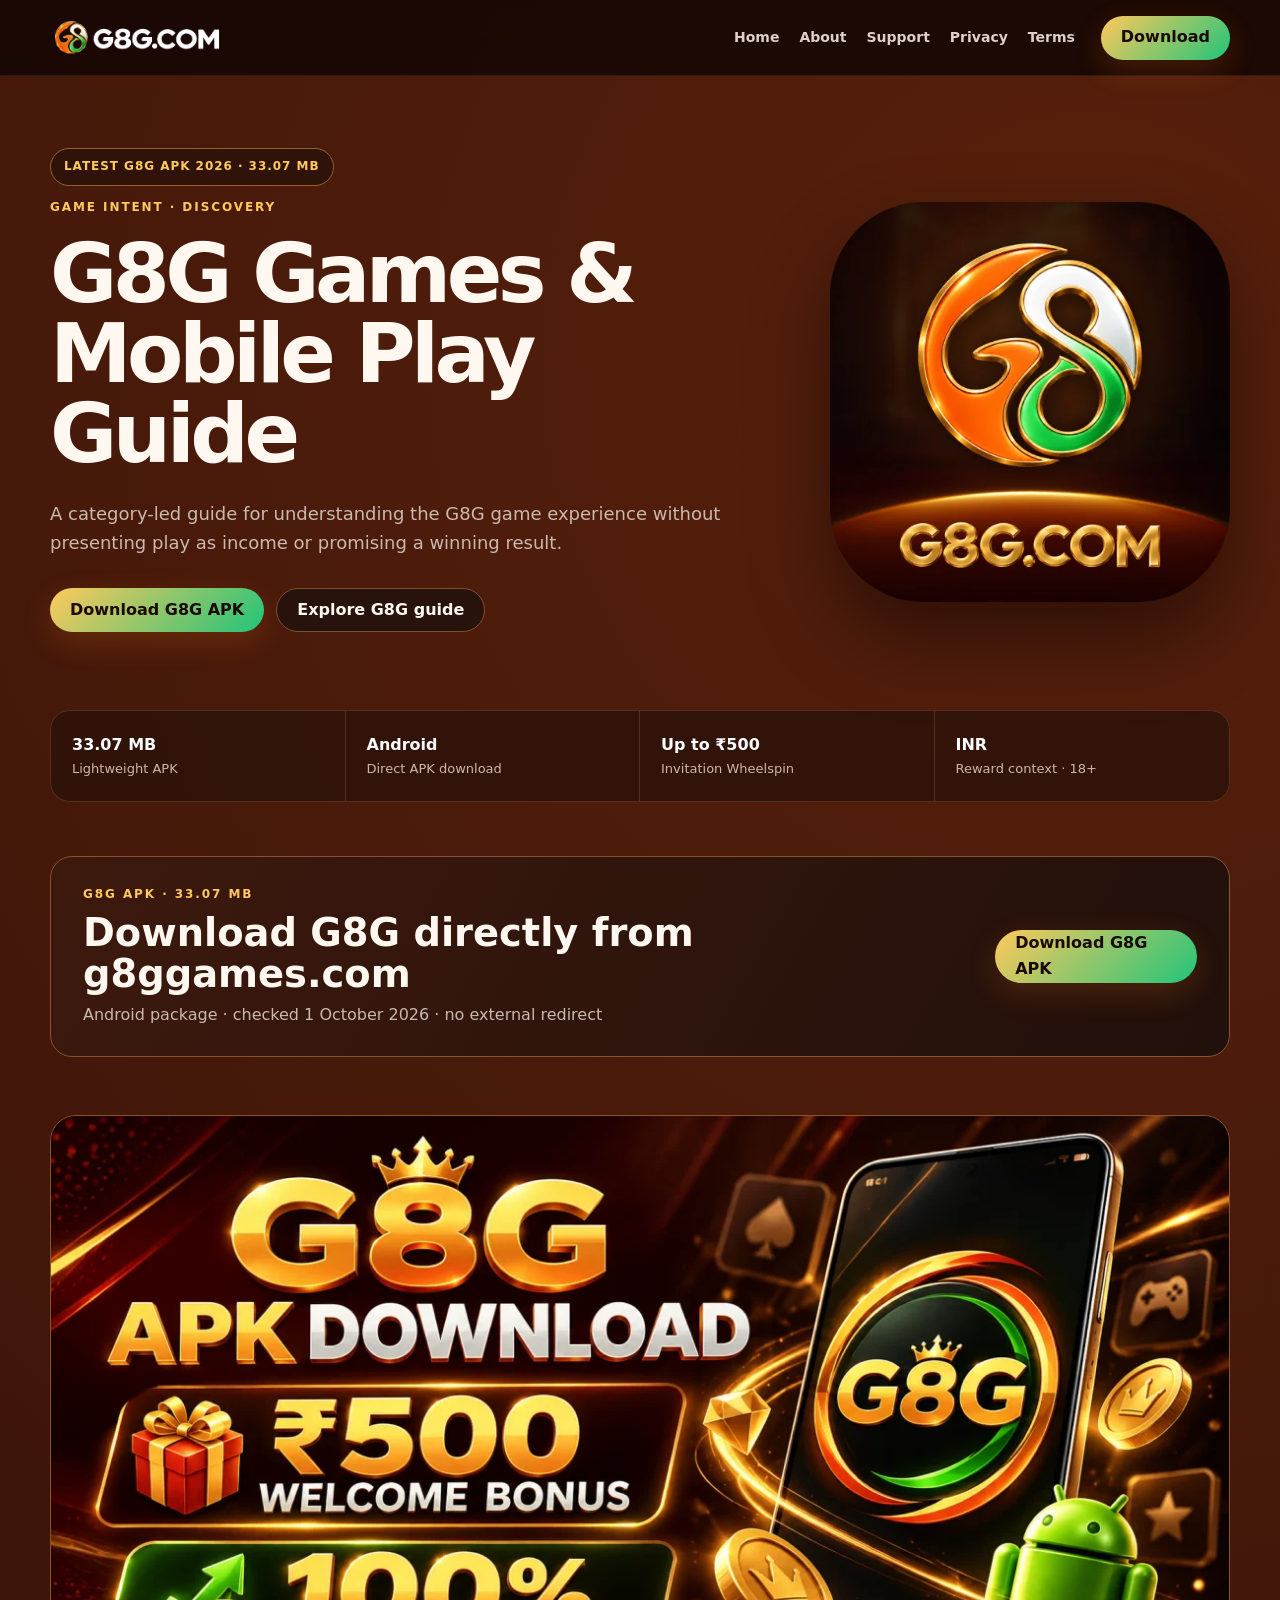
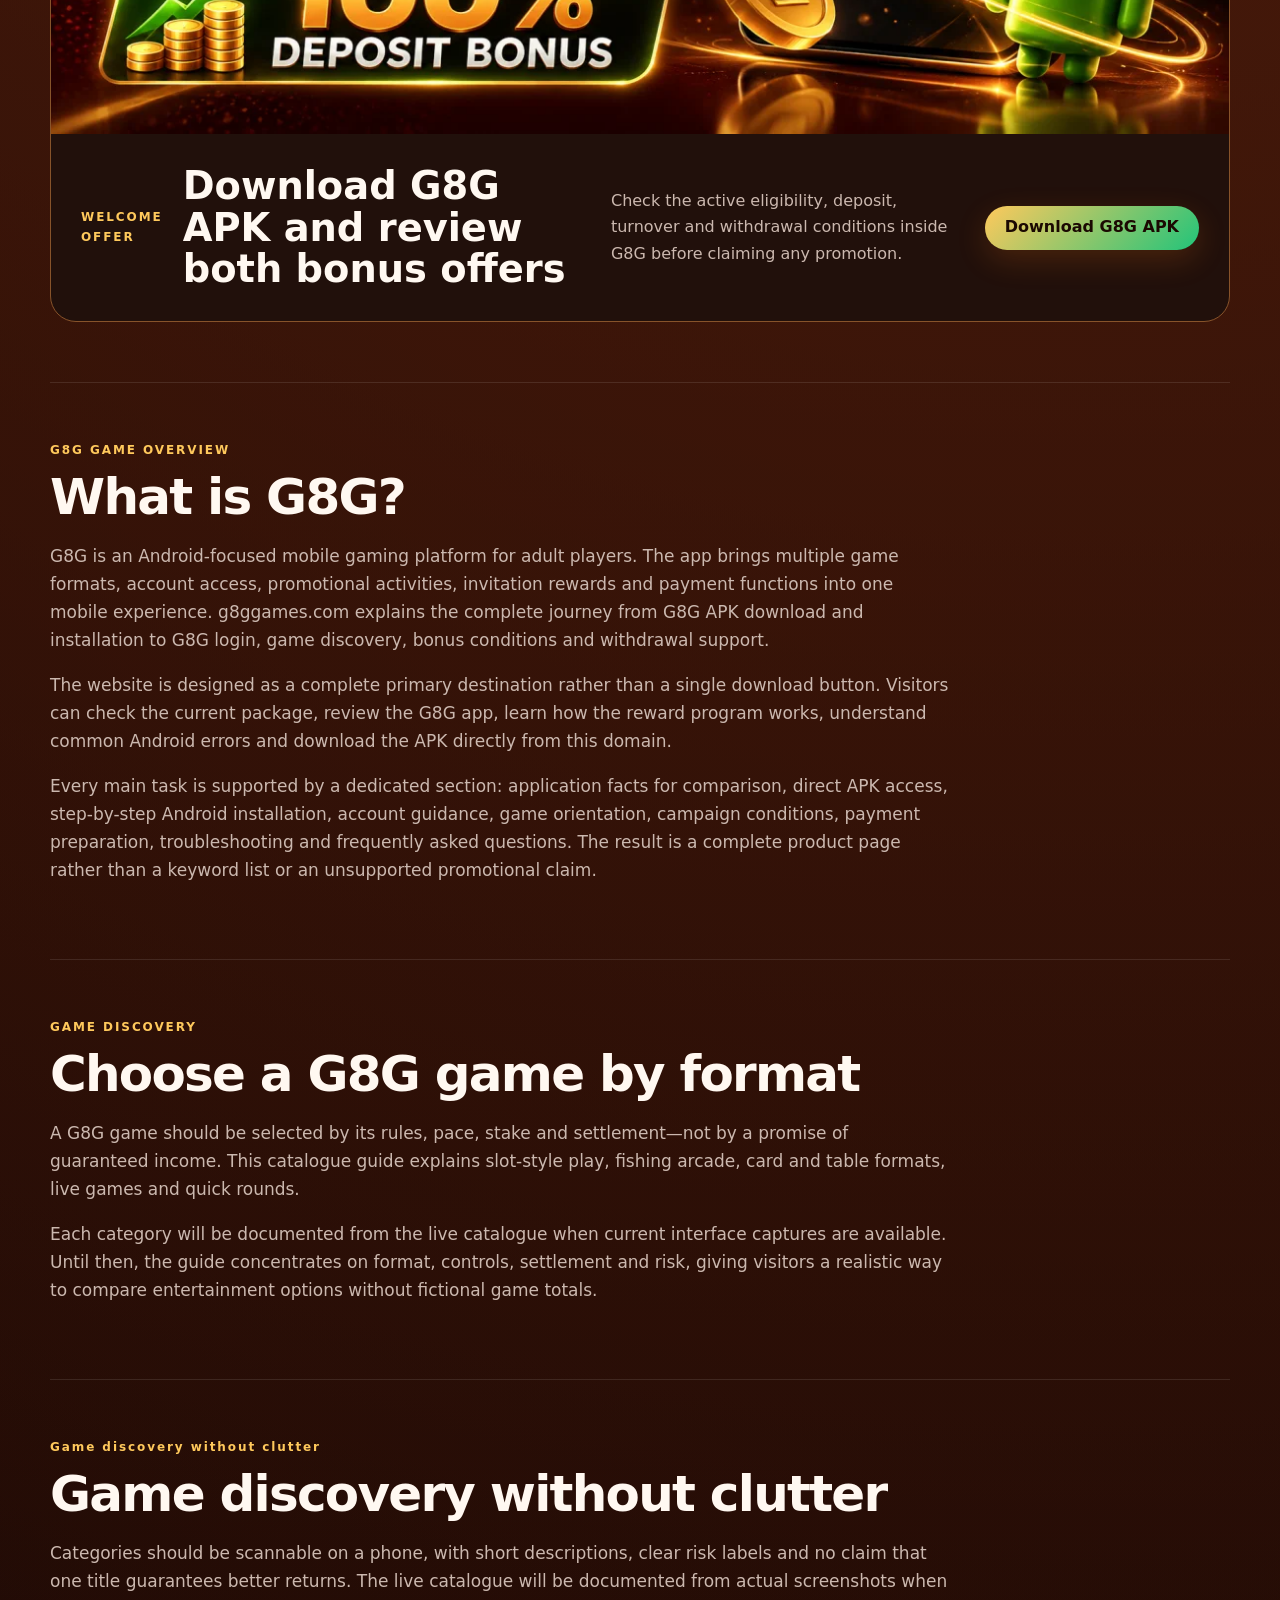
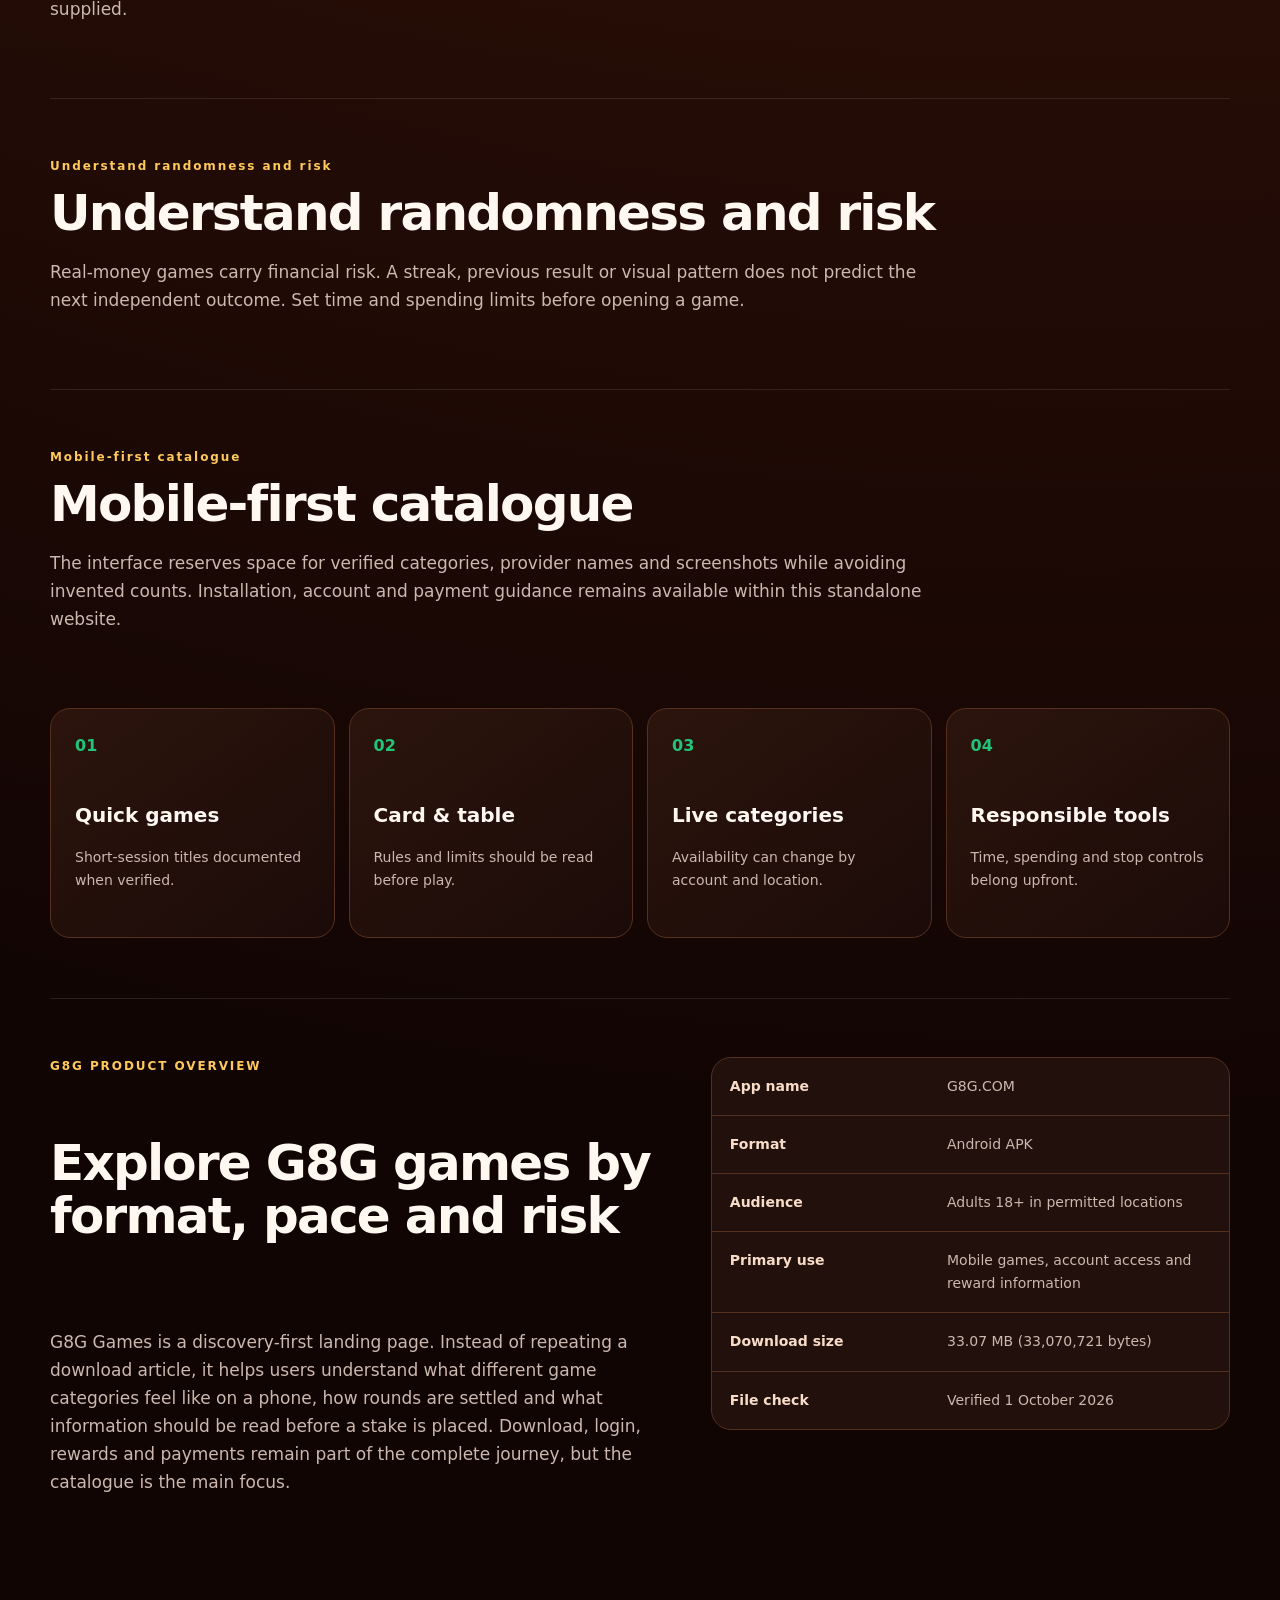
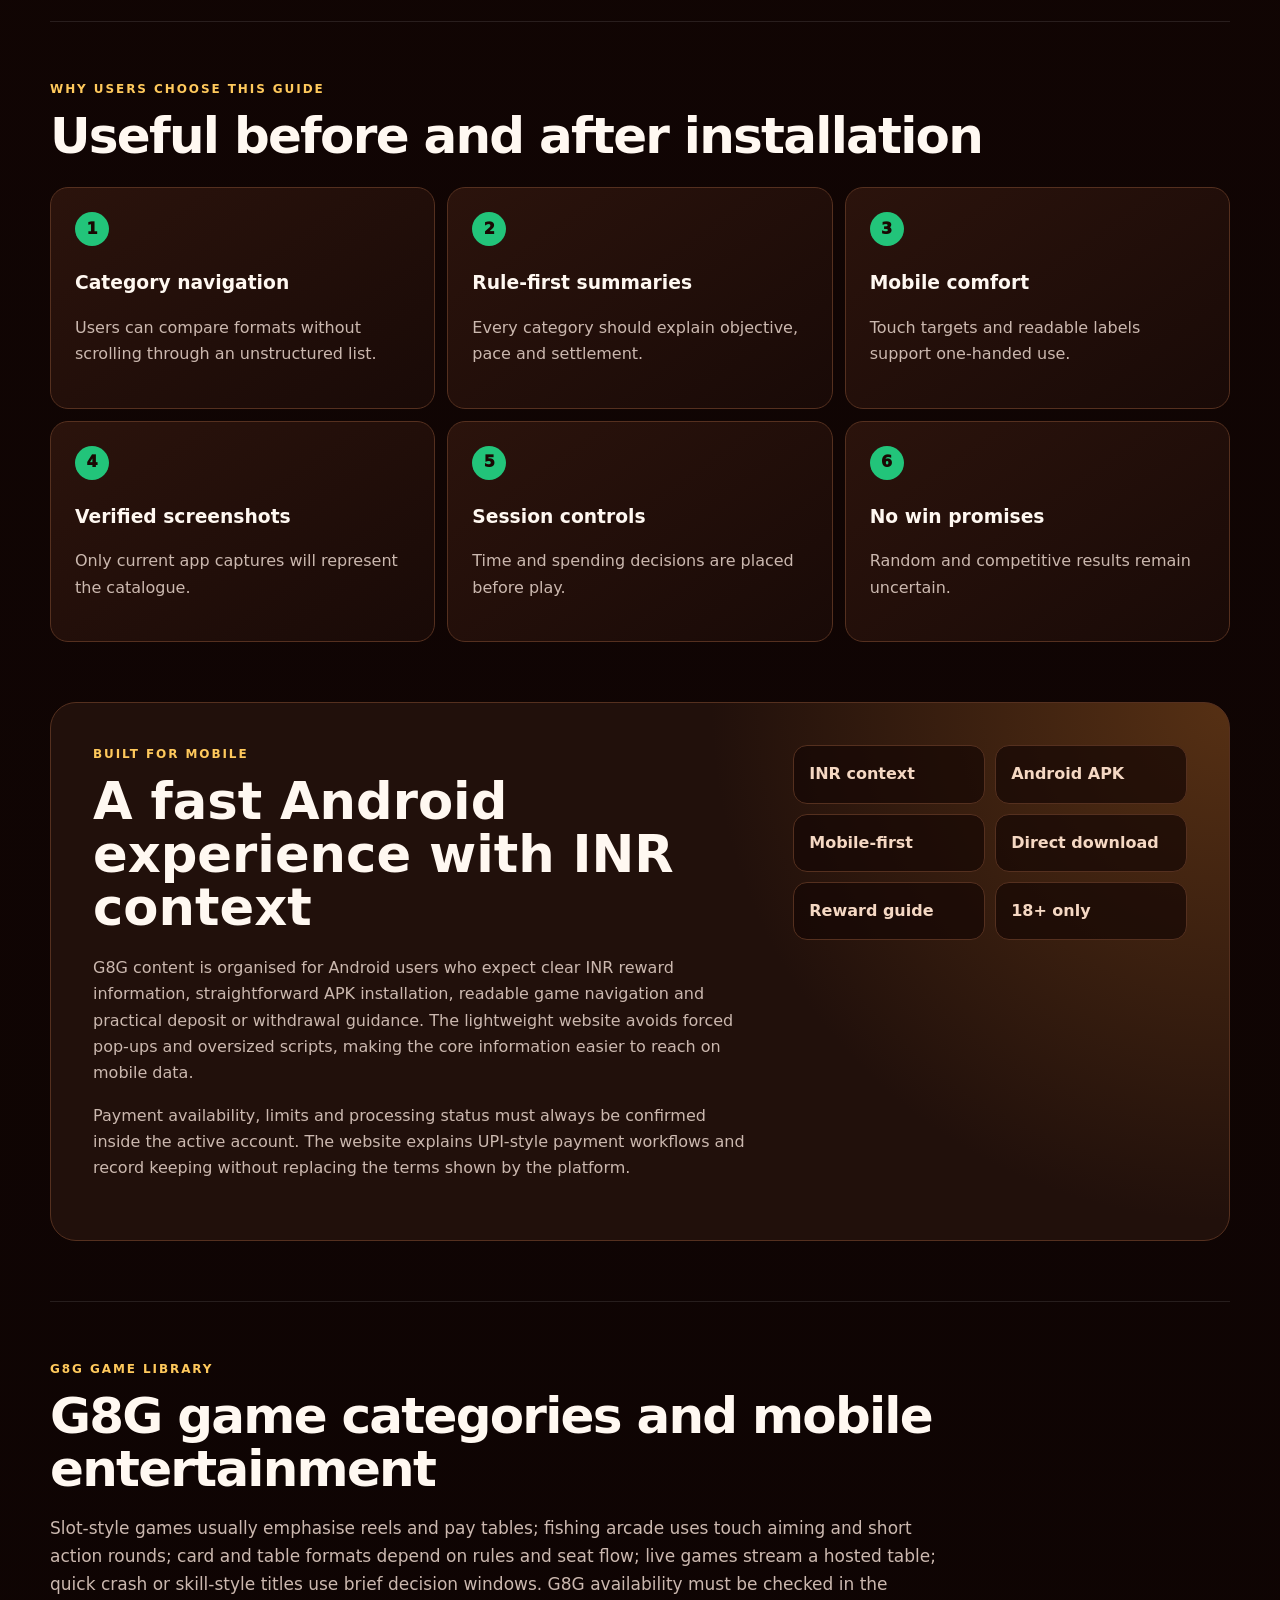
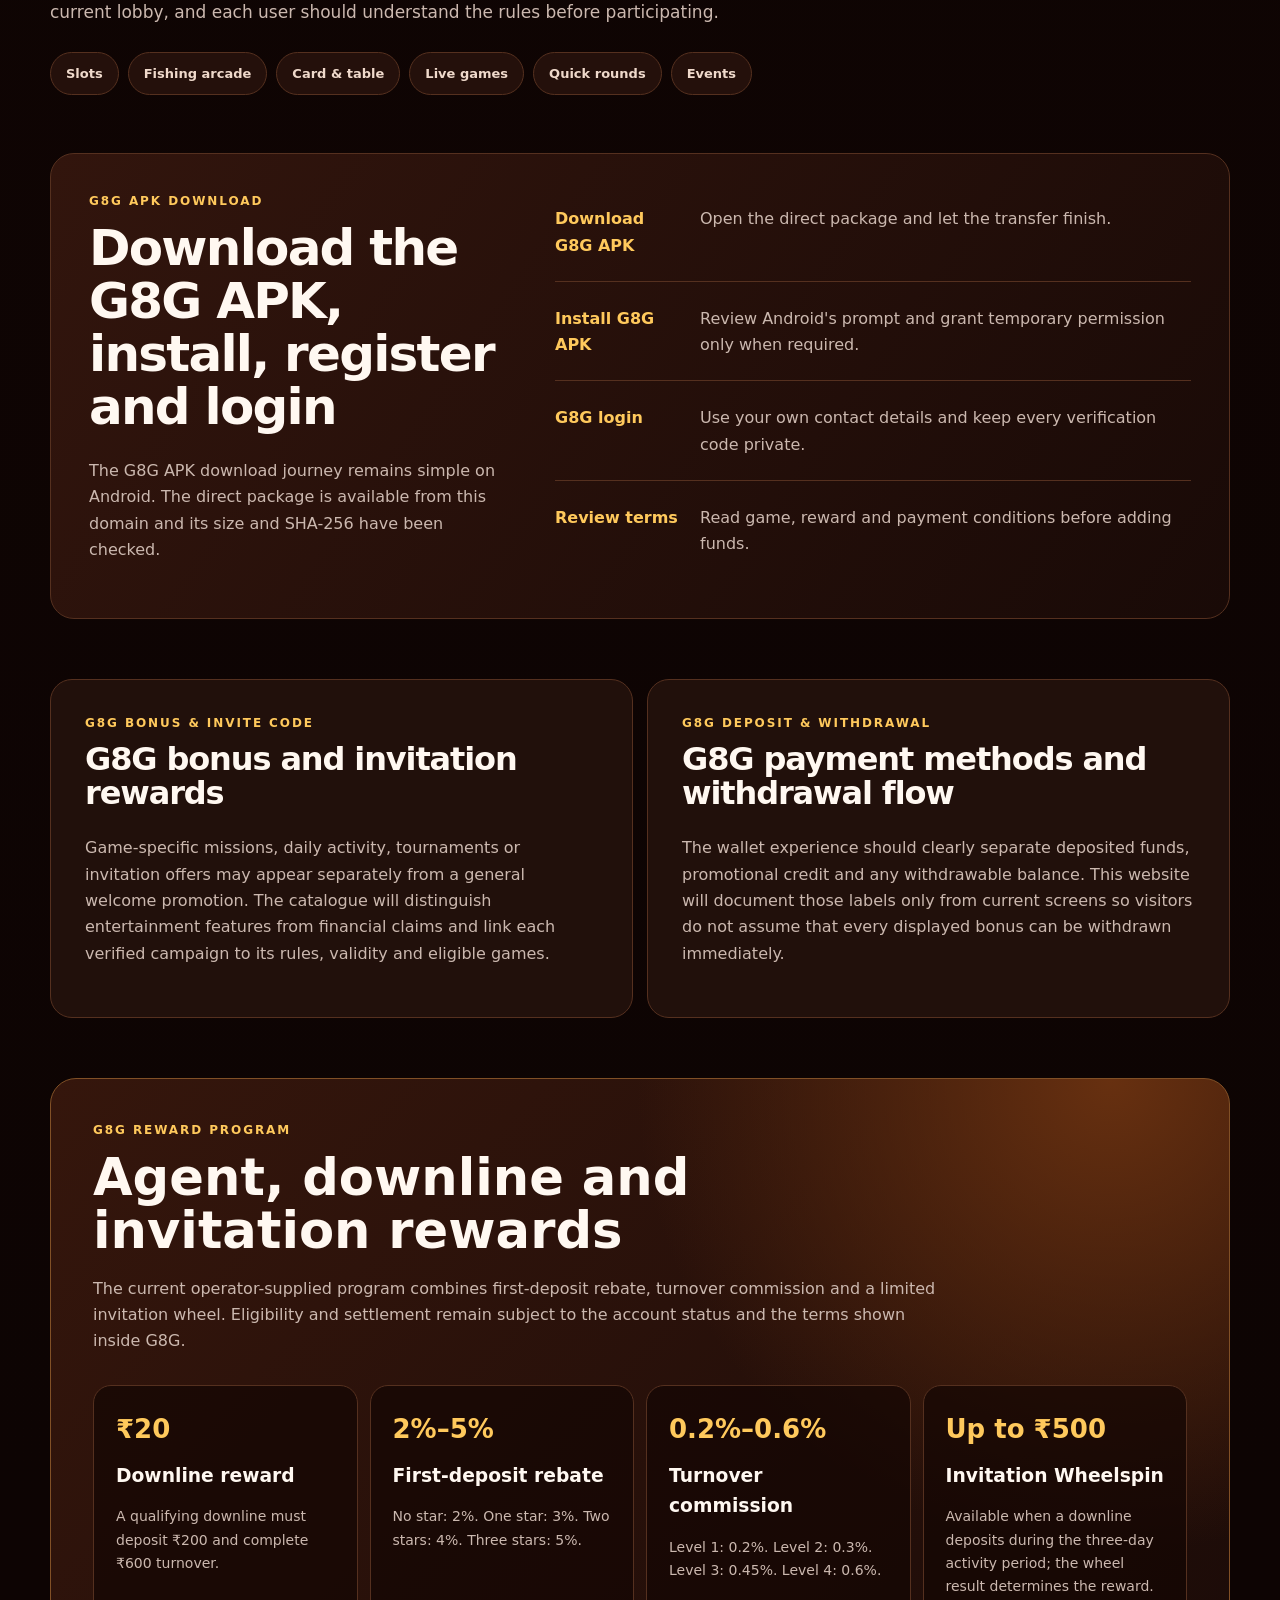
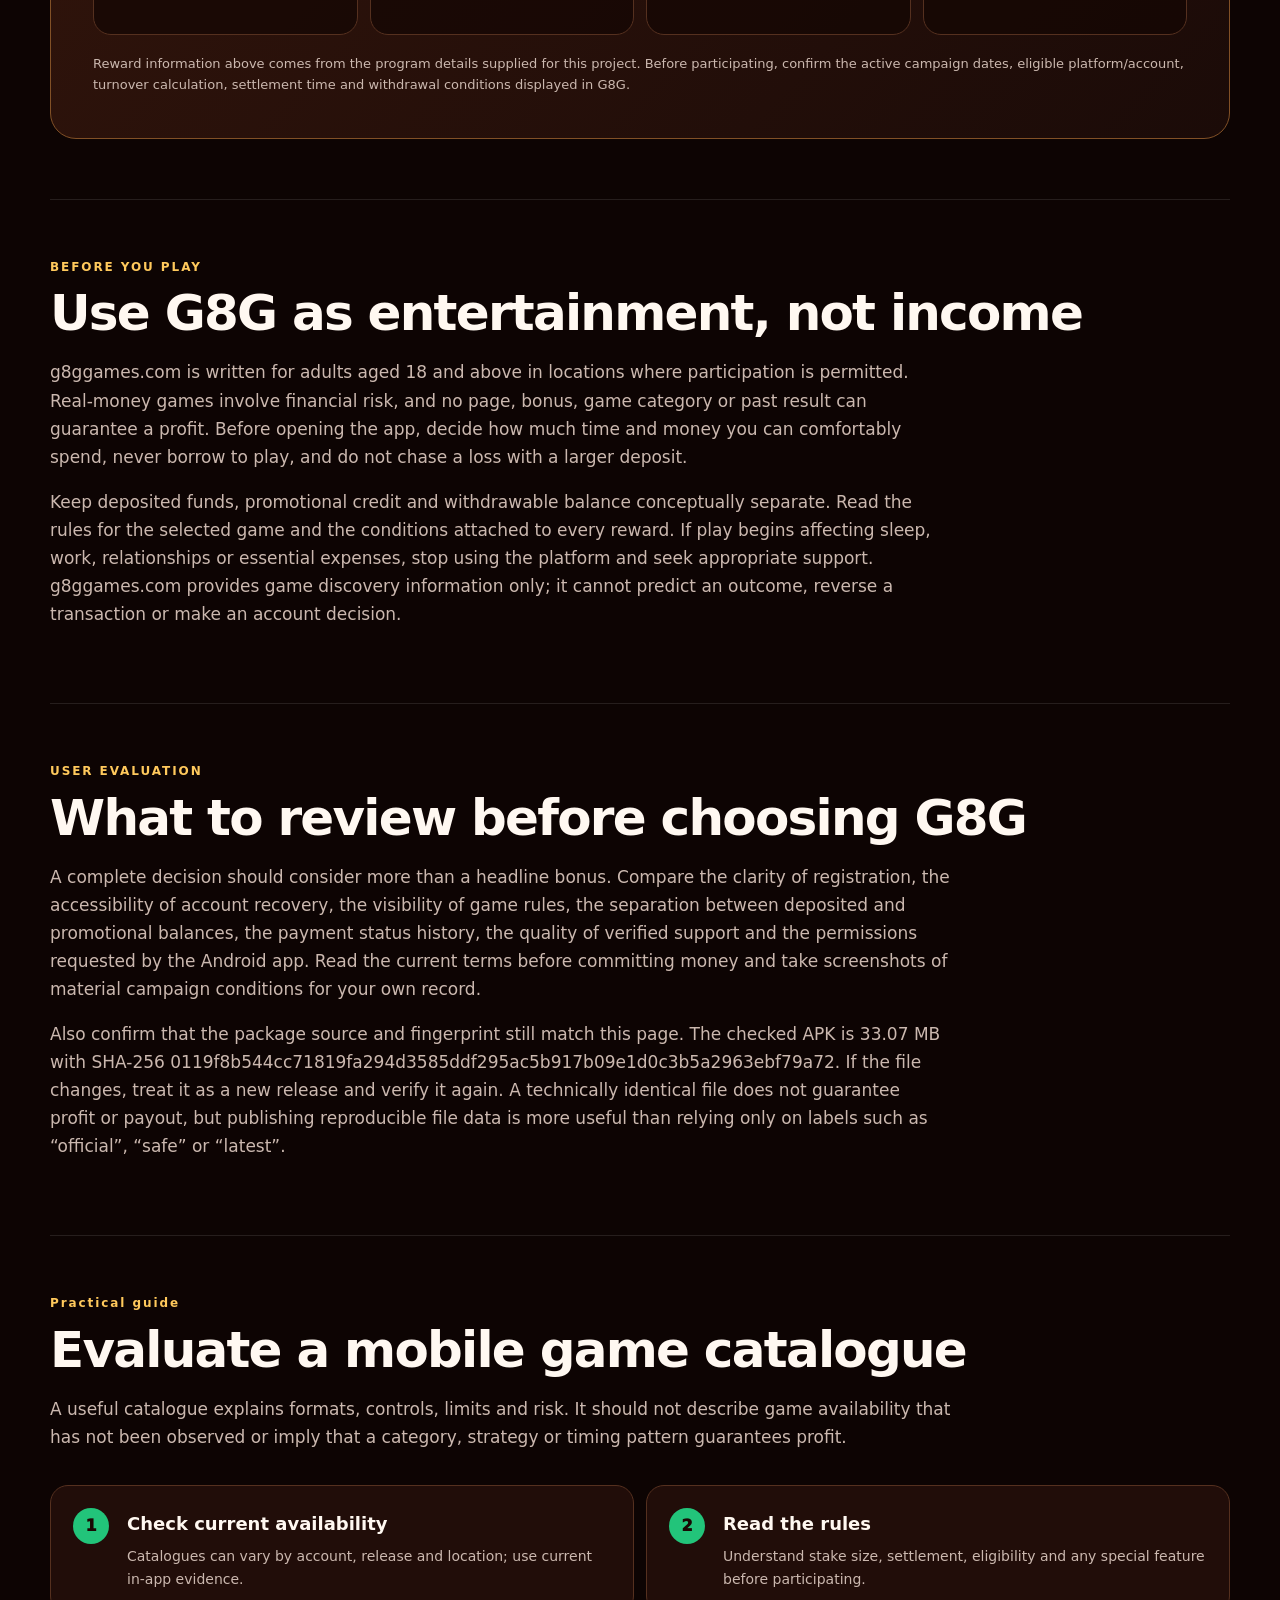
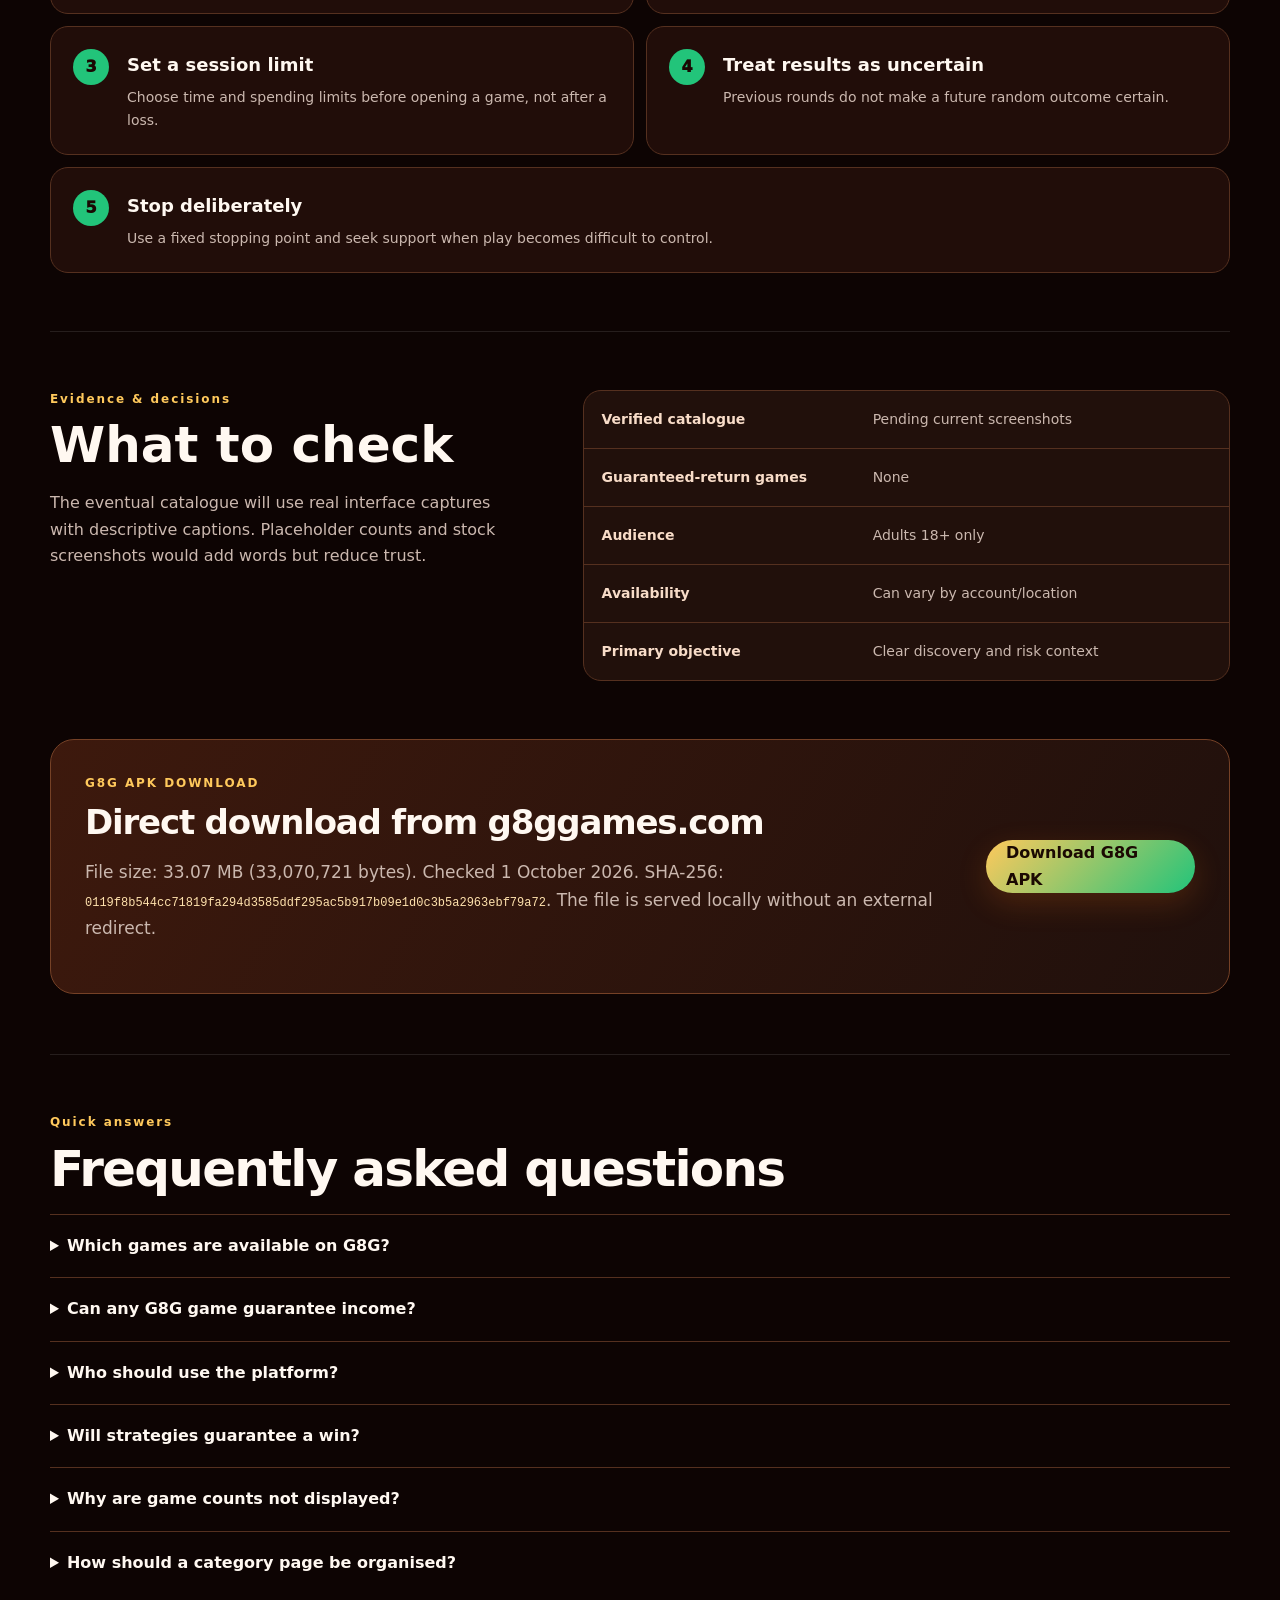
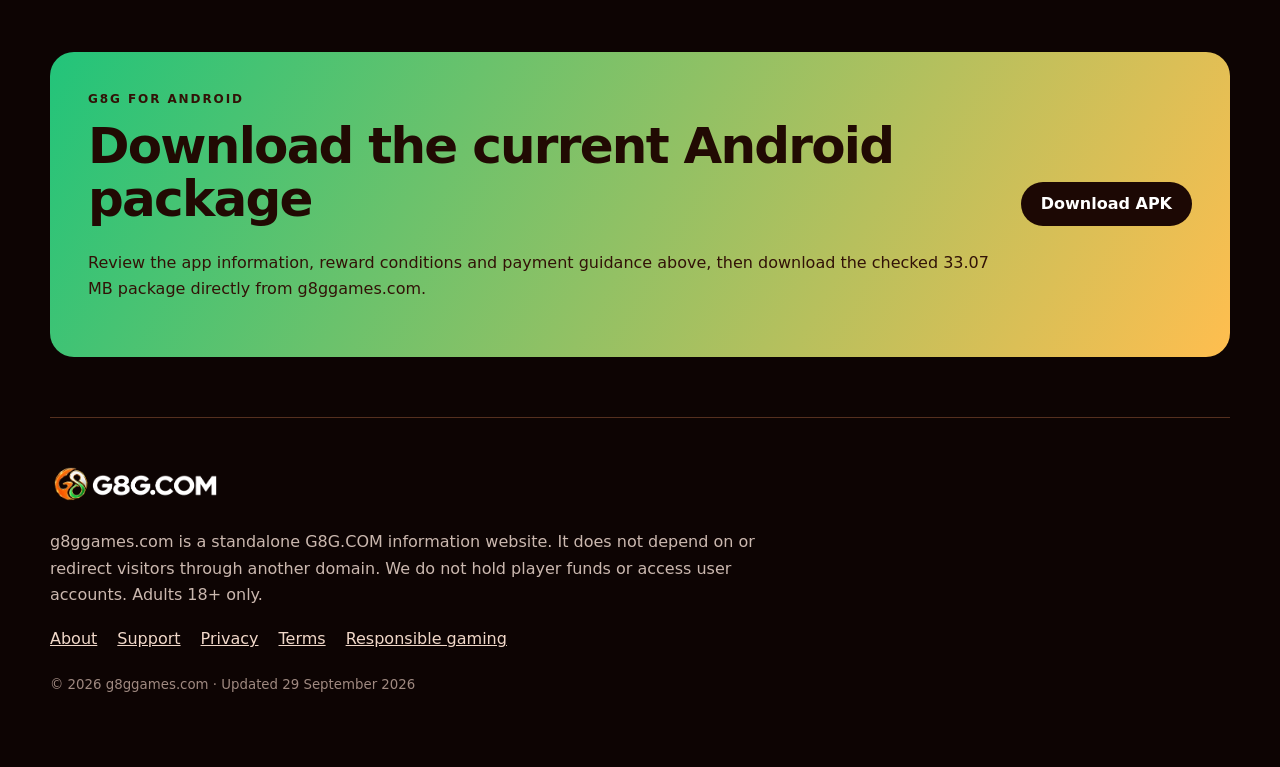
<file: index.html>
<!doctype html><html lang="en-IN"><head><meta charset="utf-8"><meta name="viewport" content="width=device-width,initial-scale=1,viewport-fit=cover"><meta name="theme-color" content="#180704">
<title>G8G Games APK Download – ₹500 Welcome &amp; 100% Deposit Bonus</title><meta name="description" content="Download the latest G8G Games APK for Android and check the ₹500 welcome bonus and 100% deposit bonus offer details."><meta name="keywords" content="g8g, g8g com, g8gcom, g8g apk, g8g com apk, g8g apk download, download g8g apk, g8g latest apk, g8g login, g8g game, g8g bonus, g8g invite code, g8g deposit, g8g withdrawal, g8g payment methods, g8g agent reward, g8g commission, g8g apk update, g8g login problem, g8g apk not installed, g8g withdrawal problem, g8g verification code problem, how to install g8g apk, verify g8g apk, g8g games, g8g gaming, g8g game apk"><meta name="robots" content="index,follow,max-image-preview:large"><link rel="canonical" href="https://g8ggames.com/">
<meta property="og:type" content="website"><meta property="og:title" content="G8G Games APK Download – ₹500 Welcome &amp; 100% Deposit Bonus"><meta property="og:description" content="Download the latest G8G Games APK for Android and check the ₹500 welcome bonus and 100% deposit bonus offer details."><meta property="og:url" content="https://g8ggames.com/"><meta property="og:image" content="https://g8ggames.com/assets/promo-g8ggames-v2.jpg"><meta property="og:image:secure_url" content="https://g8ggames.com/assets/promo-g8ggames-v2.jpg"><meta property="og:image:type" content="image/jpeg"><meta property="og:image:width" content="1200"><meta property="og:image:height" content="628"><meta property="og:image:alt" content="G8G APK download, ₹500 welcome bonus and 100% deposit bonus"><meta name="twitter:card" content="summary_large_image"><meta name="twitter:title" content="G8G Games APK Download – ₹500 Welcome &amp; 100% Deposit Bonus"><meta name="twitter:description" content="Download the latest G8G Games APK for Android and check the ₹500 welcome bonus and 100% deposit bonus offer details."><meta name="twitter:image" content="https://g8ggames.com/assets/promo-g8ggames-v2.jpg">
<link rel="icon" href="/favicon.ico" sizes="48x48"><link rel="icon" type="image/png" sizes="48x48" href="/assets/favicon-48.png"><link rel="apple-touch-icon" sizes="180x180" href="/assets/apple-touch-icon.png"><link rel="manifest" href="/site.webmanifest"><link rel="stylesheet" href="assets/site.css">
<script type="application/ld+json">{"@context":"https://schema.org","@type":"WebSite","name":"g8ggames.com","url":"https://g8ggames.com/","inLanguage":"en-IN","description":"Download the latest G8G Games APK for Android and check the ₹500 welcome bonus and 100% deposit bonus offer details."}</script><script type="application/ld+json">{"@context":"https://schema.org","@type":"FAQPage","mainEntity":[{"@type":"Question","name":"Which games are available on G8G?","acceptedAnswer":{"@type":"Answer","text":"The exact catalogue will be published after current in-app screenshots are supplied."}},{"@type":"Question","name":"Can any G8G game guarantee income?","acceptedAnswer":{"@type":"Answer","text":"No. Gaming is not a reliable source of income and losses are possible."}},{"@type":"Question","name":"Who should use the platform?","acceptedAnswer":{"@type":"Answer","text":"Adults 18+ only, subject to applicable local rules."}},{"@type":"Question","name":"Will strategies guarantee a win?","acceptedAnswer":{"@type":"Answer","text":"No. A guide can explain rules and budgeting, but it cannot guarantee a random or competitive outcome."}},{"@type":"Question","name":"Why are game counts not displayed?","acceptedAnswer":{"@type":"Answer","text":"No current in-app catalogue was supplied, and invented counts become stale or misleading."}},{"@type":"Question","name":"How should a category page be organised?","acceptedAnswer":{"@type":"Answer","text":"By user task, rules, risk and verified availability—not by exaggerated winning claims."}}]}</script>
<style>:root{--accent:#22c47a}</style></head><body>
<header><a class="brand" href="./"><img src="assets/logo-horizontal.webp" alt="G8G.COM" width="214" height="53"></a><nav><a href="./">Home</a><a href="about/">About</a><a href="support/">Support</a><a href="privacy/">Privacy</a><a href="terms/">Terms</a></nav><a class="pill" href="download/G8G.apk" download="G8G.apk" aria-label="Download G8G APK">Download</a></header>
<main><section class="hero"><div class="hero-copy"><div class="release-badge">LATEST G8G APK 2026 · 33.07 MB</div><div class="eyebrow">GAME INTENT · DISCOVERY</div><h1>G8G Games &amp; Mobile Play Guide</h1><p>A category-led guide for understanding the G8G game experience without presenting play as income or promising a winning result.</p><div class="actions"><a class="primary" href="download/G8G.apk" download="G8G.apk">Download G8G APK</a><a class="secondary" href="#guide">Explore G8G guide</a></div></div><img class="app-icon" src="assets/app-icon.webp" alt="G8G.COM APK icon" width="420" height="420"></section>
<section class="trust" aria-label="G8G APK highlights"><div><b>33.07 MB</b><span>Lightweight APK</span></div><div><b>Android</b><span>Direct APK download</span></div><div><b>Up to ₹500</b><span>Invitation Wheelspin</span></div><div><b>INR</b><span>Reward context · 18+</span></div></section>
<section class="quick-download"><div><div class="kicker">G8G APK · 33.07 MB</div><h2>Download G8G directly from g8ggames.com</h2><p>Android package · checked 1 October 2026 · no external redirect</p></div><a class="primary" href="download/G8G.apk" download="G8G.apk">Download G8G APK</a></section>
<section class="promo-thumbnail"><img src="assets/promo-g8ggames-v2.webp" width="1200" height="630" alt="G8G APK download with ₹500 welcome bonus and 100% deposit bonus" loading="eager"><div><span class="kicker">WELCOME OFFER</span><h2>Download G8G APK and review both bonus offers</h2><p>Check the active eligibility, deposit, turnover and withdrawal conditions inside G8G before claiming any promotion.</p><a class="primary" href="download/G8G.apk" download="G8G.apk">Download G8G APK</a></div></section>
<section class="content what-is"><div class="kicker">G8G GAME OVERVIEW</div><h2>What is G8G?</h2><p>G8G is an Android-focused mobile gaming platform for adult players. The app brings multiple game formats, account access, promotional activities, invitation rewards and payment functions into one mobile experience. g8ggames.com explains the complete journey from G8G APK download and installation to G8G login, game discovery, bonus conditions and withdrawal support.</p><p>The website is designed as a complete primary destination rather than a single download button. Visitors can check the current package, review the G8G app, learn how the reward program works, understand common Android errors and download the APK directly from this domain.</p><p>Every main task is supported by a dedicated section: application facts for comparison, direct APK access, step-by-step Android installation, account guidance, game orientation, campaign conditions, payment preparation, troubleshooting and frequently asked questions. The result is a complete product page rather than a keyword list or an unsupported promotional claim.</p></section>
<section class="content intent-copy"><div class="kicker">GAME DISCOVERY</div><h2>Choose a G8G game by format</h2><p>A G8G game should be selected by its rules, pace, stake and settlement—not by a promise of guaranteed income. This catalogue guide explains slot-style play, fishing arcade, card and table formats, live games and quick rounds.</p><p>Each category will be documented from the live catalogue when current interface captures are available. Until then, the guide concentrates on format, controls, settlement and risk, giving visitors a realistic way to compare entertainment options without fictional game totals.</p></section>
<div id="guide"><section class="content reveal"><div class="kicker">Game discovery without clutter</div><h2>Game discovery without clutter</h2><p>Categories should be scannable on a phone, with short descriptions, clear risk labels and no claim that one title guarantees better returns. The live catalogue will be documented from actual screenshots when supplied.</p></section><section class="content reveal"><div class="kicker">Understand randomness and risk</div><h2>Understand randomness and risk</h2><p>Real-money games carry financial risk. A streak, previous result or visual pattern does not predict the next independent outcome. Set time and spending limits before opening a game.</p></section><section class="content reveal"><div class="kicker">Mobile-first catalogue</div><h2>Mobile-first catalogue</h2><p>The interface reserves space for verified categories, provider names and screenshots while avoiding invented counts. Installation, account and payment guidance remains available within this standalone website.</p></section></div>
<section class="cards"><article class="card reveal"><span>01</span><h3>Quick games</h3><p>Short-session titles documented when verified.</p></article><article class="card reveal"><span>02</span><h3>Card &amp; table</h3><p>Rules and limits should be read before play.</p></article><article class="card reveal"><span>03</span><h3>Live categories</h3><p>Availability can change by account and location.</p></article><article class="card reveal"><span>04</span><h3>Responsible tools</h3><p>Time, spending and stop controls belong upfront.</p></article></section>
<section class="content product"><div class="kicker">G8G PRODUCT OVERVIEW</div><h2>Explore G8G games by format, pace and risk</h2><p>G8G Games is a discovery-first landing page. Instead of repeating a download article, it helps users understand what different game categories feel like on a phone, how rounds are settled and what information should be read before a stake is placed. Download, login, rewards and payments remain part of the complete journey, but the catalogue is the main focus.</p><div class="app-table"><table><tbody><tr><th>App name</th><td>G8G.COM</td></tr><tr><th>Format</th><td>Android APK</td></tr><tr><th>Audience</th><td>Adults 18+ in permitted locations</td></tr><tr><th>Primary use</th><td>Mobile games, account access and reward information</td></tr><tr><th>Download size</th><td>33.07 MB (33,070,721 bytes)</td></tr><tr><th>File check</th><td>Verified 1 October 2026</td></tr></tbody></table></div></section>
<section class="feature-section"><div class="kicker">WHY USERS CHOOSE THIS GUIDE</div><h2>Useful before and after installation</h2><div class="feature-grid"><article class="feature"><span>1</span><h3>Category navigation</h3><p>Users can compare formats without scrolling through an unstructured list.</p></article><article class="feature"><span>2</span><h3>Rule-first summaries</h3><p>Every category should explain objective, pace and settlement.</p></article><article class="feature"><span>3</span><h3>Mobile comfort</h3><p>Touch targets and readable labels support one-handed use.</p></article><article class="feature"><span>4</span><h3>Verified screenshots</h3><p>Only current app captures will represent the catalogue.</p></article><article class="feature"><span>5</span><h3>Session controls</h3><p>Time and spending decisions are placed before play.</p></article><article class="feature"><span>6</span><h3>No win promises</h3><p>Random and competitive results remain uncertain.</p></article></div></section>
<section class="market-section"><div><div class="kicker">BUILT FOR MOBILE</div><h2>A fast Android experience with INR context</h2><p>G8G content is organised for Android users who expect clear INR reward information, straightforward APK installation, readable game navigation and practical deposit or withdrawal guidance. The lightweight website avoids forced pop-ups and oversized scripts, making the core information easier to reach on mobile data.</p><p>Payment availability, limits and processing status must always be confirmed inside the active account. The website explains UPI-style payment workflows and record keeping without replacing the terms shown by the platform.</p></div><div class="market-points"><span>INR context</span><span>Android APK</span><span>Mobile-first</span><span>Direct download</span><span>Reward guide</span><span>18+ only</span></div></section>
<section class="content"><div class="kicker">G8G GAME LIBRARY</div><h2>G8G game categories and mobile entertainment</h2><p>Slot-style games usually emphasise reels and pay tables; fishing arcade uses touch aiming and short action rounds; card and table formats depend on rules and seat flow; live games stream a hosted table; quick crash or skill-style titles use brief decision windows. G8G availability must be checked in the current lobby, and each user should understand the rules before participating.</p><div class="category-row"><span>Slots</span><span>Fishing arcade</span><span>Card & table</span><span>Live games</span><span>Quick rounds</span><span>Events</span></div></section>
<section class="journey"><div><div class="kicker">G8G APK DOWNLOAD</div><h2>Download the G8G APK, install, register and login</h2><p>The G8G APK download journey remains simple on Android. The direct package is available from this domain and its size and SHA-256 have been checked.</p></div><ol><li><b>Download G8G APK</b><span>Open the direct package and let the transfer finish.</span></li><li><b>Install G8G APK</b><span>Review Android's prompt and grant temporary permission only when required.</span></li><li><b>G8G login</b><span>Use your own contact details and keep every verification code private.</span></li><li><b>Review terms</b><span>Read game, reward and payment conditions before adding funds.</span></li></ol></section>
<section class="split"><article><div class="kicker">G8G BONUS & INVITE CODE</div><h2>G8G bonus and invitation rewards</h2><p>Game-specific missions, daily activity, tournaments or invitation offers may appear separately from a general welcome promotion. The catalogue will distinguish entertainment features from financial claims and link each verified campaign to its rules, validity and eligible games.</p></article><article><div class="kicker">G8G DEPOSIT & WITHDRAWAL</div><h2>G8G payment methods and withdrawal flow</h2><p>The wallet experience should clearly separate deposited funds, promotional credit and any withdrawable balance. This website will document those labels only from current screens so visitors do not assume that every displayed bonus can be withdrawn immediately.</p></article></section>
<section class="promo"><div><div class="kicker">G8G REWARD PROGRAM</div><h2>Agent, downline and invitation rewards</h2><p>The current operator-supplied program combines first-deposit rebate, turnover commission and a limited invitation wheel. Eligibility and settlement remain subject to the account status and the terms shown inside G8G.</p></div><div class="promo-grid"><article><b>₹20</b><h3>Downline reward</h3><p>A qualifying downline must deposit ₹200 and complete ₹600 turnover.</p></article><article><b>2%–5%</b><h3>First-deposit rebate</h3><p>No star: 2%. One star: 3%. Two stars: 4%. Three stars: 5%.</p></article><article><b>0.2%–0.6%</b><h3>Turnover commission</h3><p>Level 1: 0.2%. Level 2: 0.3%. Level 3: 0.45%. Level 4: 0.6%.</p></article><article><b>Up to ₹500</b><h3>Invitation Wheelspin</h3><p>Available when a downline deposits during the three-day activity period; the wheel result determines the reward.</p></article></div><p class="fineprint">Reward information above comes from the program details supplied for this project. Before participating, confirm the active campaign dates, eligible platform/account, turnover calculation, settlement time and withdrawal conditions displayed in G8G.</p></section>
<section class="content"><div class="kicker">BEFORE YOU PLAY</div><h2>Use G8G as entertainment, not income</h2><p>g8ggames.com is written for adults aged 18 and above in locations where participation is permitted. Real-money games involve financial risk, and no page, bonus, game category or past result can guarantee a profit. Before opening the app, decide how much time and money you can comfortably spend, never borrow to play, and do not chase a loss with a larger deposit.</p><p>Keep deposited funds, promotional credit and withdrawable balance conceptually separate. Read the rules for the selected game and the conditions attached to every reward. If play begins affecting sleep, work, relationships or essential expenses, stop using the platform and seek appropriate support. g8ggames.com provides game discovery information only; it cannot predict an outcome, reverse a transaction or make an account decision.</p></section>
<section class="content"><div class="kicker">USER EVALUATION</div><h2>What to review before choosing G8G</h2><p>A complete decision should consider more than a headline bonus. Compare the clarity of registration, the accessibility of account recovery, the visibility of game rules, the separation between deposited and promotional balances, the payment status history, the quality of verified support and the permissions requested by the Android app. Read the current terms before committing money and take screenshots of material campaign conditions for your own record.</p><p>Also confirm that the package source and fingerprint still match this page. The checked APK is 33.07 MB with SHA-256 0119f8b544cc71819fa294d3585ddf295ac5b917b09e1d0c3b5a2963ebf79a72. If the file changes, treat it as a new release and verify it again. A technically identical file does not guarantee profit or payout, but publishing reproducible file data is more useful than relying only on labels such as “official”, “safe” or “latest”.</p></section>
<section class="deep content"><div class="kicker">Practical guide</div><h2>Evaluate a mobile game catalogue</h2><p>A useful catalogue explains formats, controls, limits and risk. It should not describe game availability that has not been observed or imply that a category, strategy or timing pattern guarantees profit.</p><ol class="steps"><li><span>1</span><div><h3>Check current availability</h3><p>Catalogues can vary by account, release and location; use current in-app evidence.</p></div></li><li><span>2</span><div><h3>Read the rules</h3><p>Understand stake size, settlement, eligibility and any special feature before participating.</p></div></li><li><span>3</span><div><h3>Set a session limit</h3><p>Choose time and spending limits before opening a game, not after a loss.</p></div></li><li><span>4</span><div><h3>Treat results as uncertain</h3><p>Previous rounds do not make a future random outcome certain.</p></div></li><li><span>5</span><div><h3>Stop deliberately</h3><p>Use a fixed stopping point and seek support when play becomes difficult to control.</p></div></li></ol></section>
<section class="evidence"><div><div class="kicker">Evidence & decisions</div><h2>What to check</h2><p>The eventual catalogue will use real interface captures with descriptive captions. Placeholder counts and stock screenshots would add words but reduce trust.</p></div><div class="table-wrap"><table><tbody><tr><th>Verified catalogue</th><td>Pending current screenshots</td></tr><tr><th>Guaranteed-return games</th><td>None</td></tr><tr><th>Audience</th><td>Adults 18+ only</td></tr><tr><th>Availability</th><td>Can vary by account/location</td></tr><tr><th>Primary objective</th><td>Clear discovery and risk context</td></tr></tbody></table></div></section>
<section class="download" id="download"><div><div class="eyebrow">G8G APK DOWNLOAD</div><h2>Direct download from g8ggames.com</h2><p>File size: 33.07 MB (33,070,721 bytes). Checked 1 October 2026. SHA-256: <code>0119f8b544cc71819fa294d3585ddf295ac5b917b09e1d0c3b5a2963ebf79a72</code>. The file is served locally without an external redirect.</p></div><a class="primary" href="download/G8G.apk" download="G8G.apk">Download G8G APK</a></section>
<section class="faq"><div class="kicker">Quick answers</div><h2>Frequently asked questions</h2><details><summary>Which games are available on G8G?</summary><p>The exact catalogue will be published after current in-app screenshots are supplied.</p></details><details><summary>Can any G8G game guarantee income?</summary><p>No. Gaming is not a reliable source of income and losses are possible.</p></details><details><summary>Who should use the platform?</summary><p>Adults 18+ only, subject to applicable local rules.</p></details><details><summary>Will strategies guarantee a win?</summary><p>No. A guide can explain rules and budgeting, but it cannot guarantee a random or competitive outcome.</p></details><details><summary>Why are game counts not displayed?</summary><p>No current in-app catalogue was supplied, and invented counts become stale or misleading.</p></details><details><summary>How should a category page be organised?</summary><p>By user task, rules, risk and verified availability—not by exaggerated winning claims.</p></details></section>
<section class="closing"><div><div class="kicker">G8G FOR ANDROID</div><h2>Download the current Android package</h2><p>Review the app information, reward conditions and payment guidance above, then download the checked 33.07 MB package directly from g8ggames.com.</p></div><a class="primary" href="download/G8G.apk" download="G8G.apk">Download APK</a></section>
</main><aside class="mobile-download-bar" aria-label="Quick APK download"><div><strong>G8G APK</strong><span>33.07 MB · Android</span></div><a href="download/G8G.apk" download="G8G.apk" aria-label="Download G8G APK">Download</a></aside><footer><img src="assets/logo-horizontal.webp" alt="G8G.COM" width="171" height="42"><p>g8ggames.com is a standalone G8G.COM information website. It does not depend on or redirect visitors through another domain. We do not hold player funds or access user accounts. Adults 18+ only.</p><div><a href="about/">About</a><a href="support/">Support</a><a href="privacy/">Privacy</a><a href="terms/">Terms</a><a href="responsible-gaming/">Responsible gaming</a></div><small>© 2026 g8ggames.com · Updated 29 September 2026</small></footer>
</body></html>
</file>
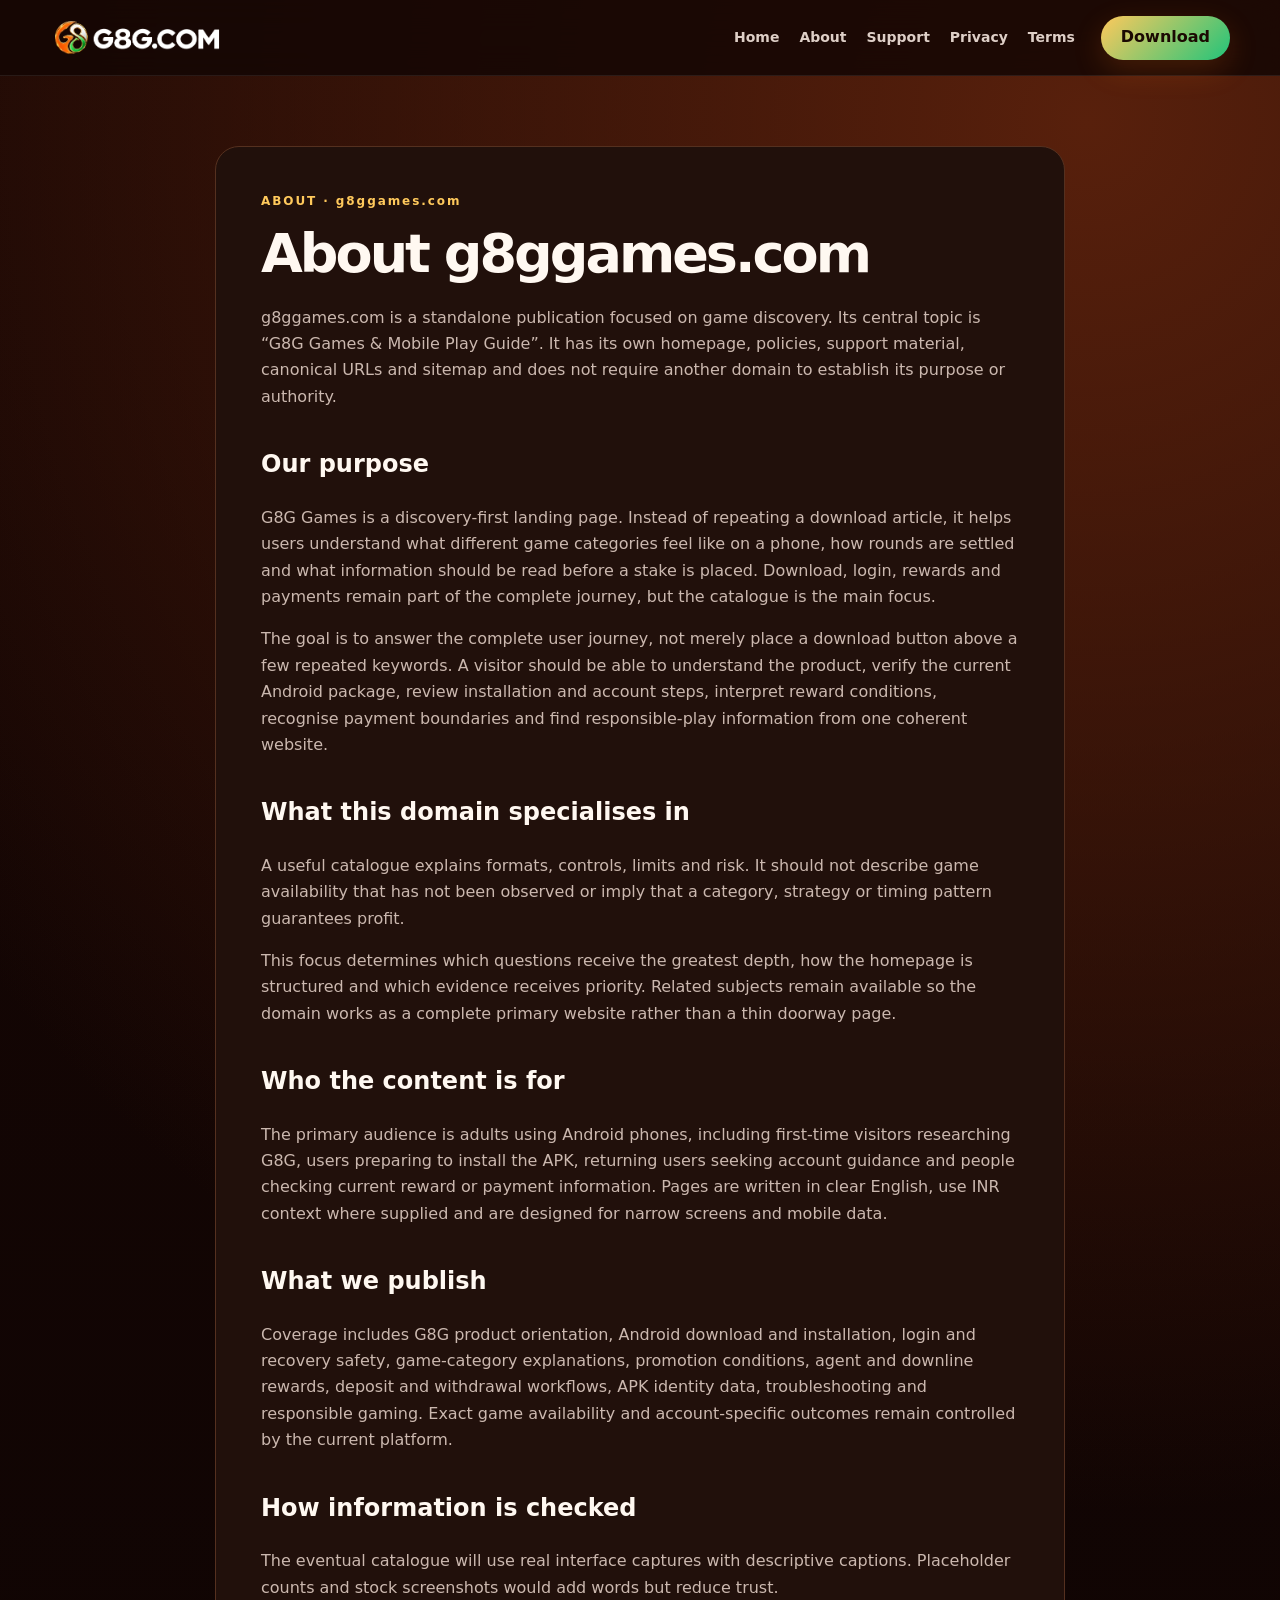
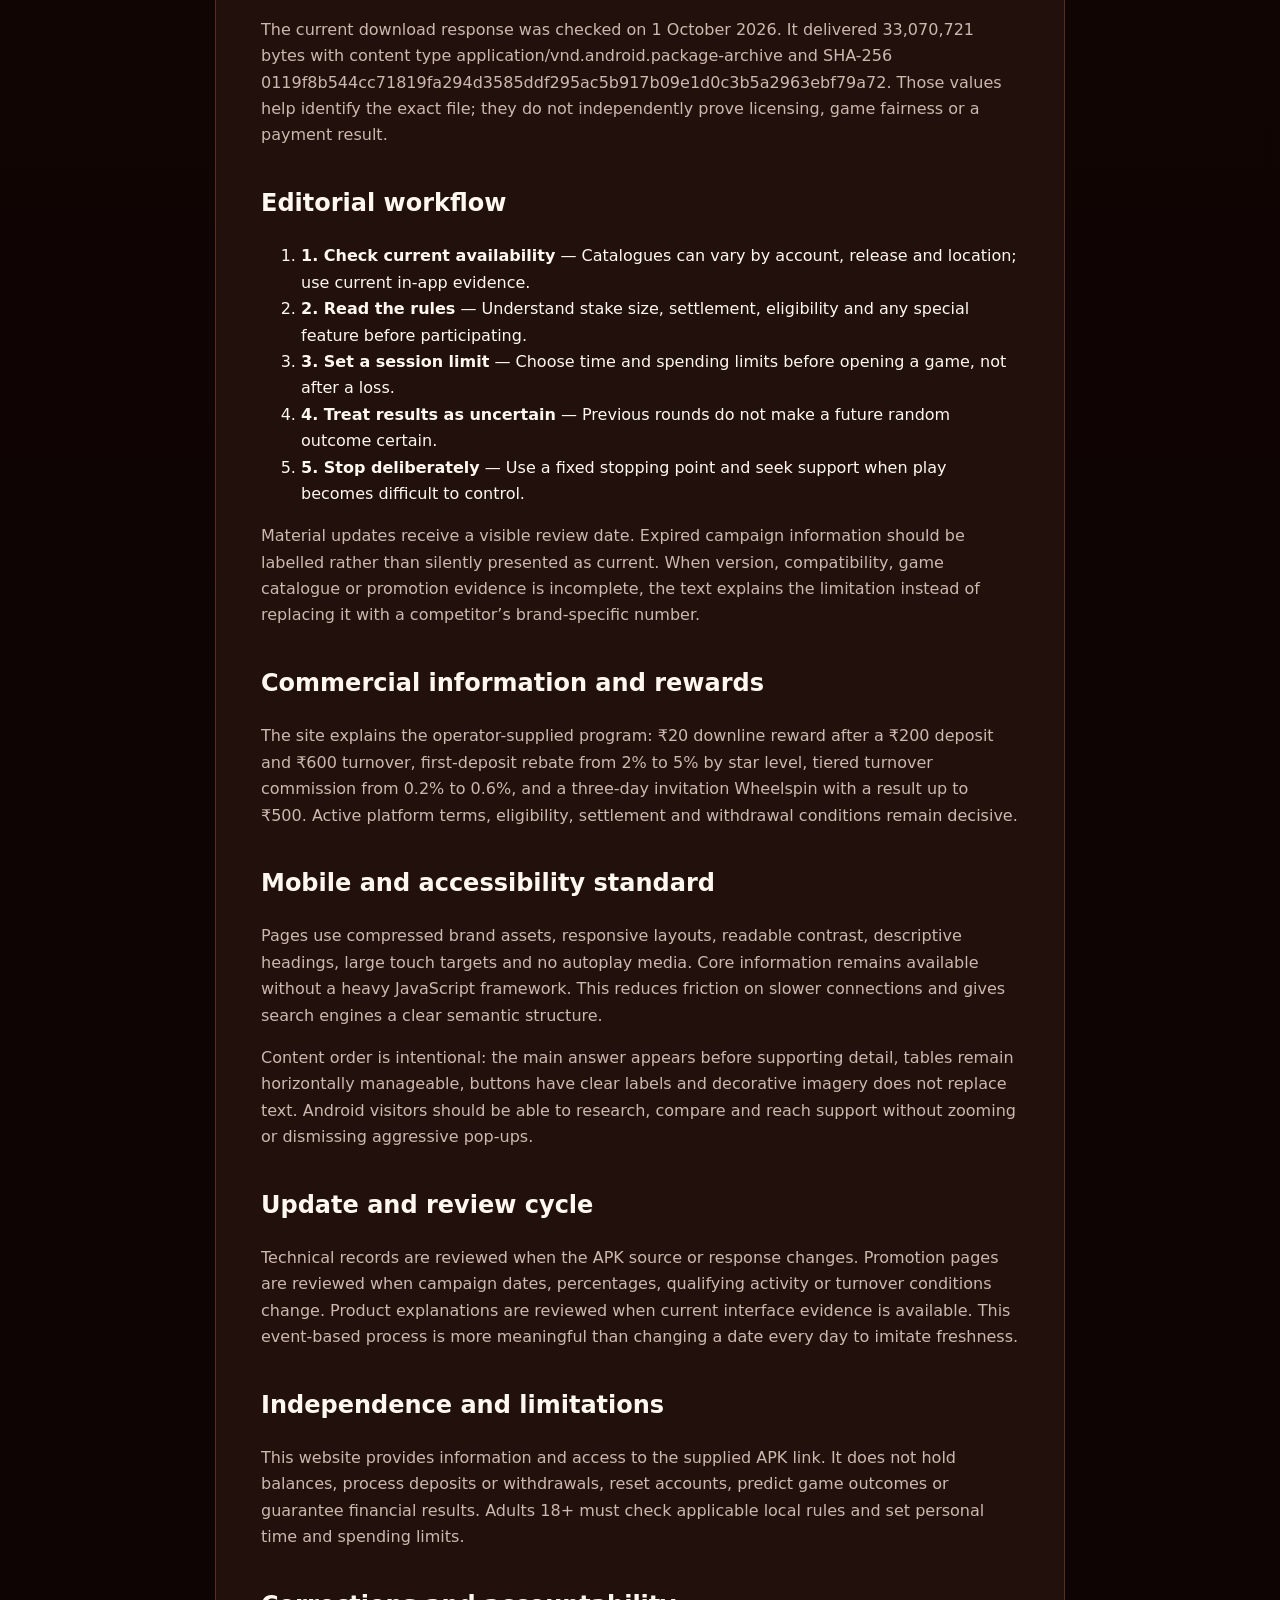
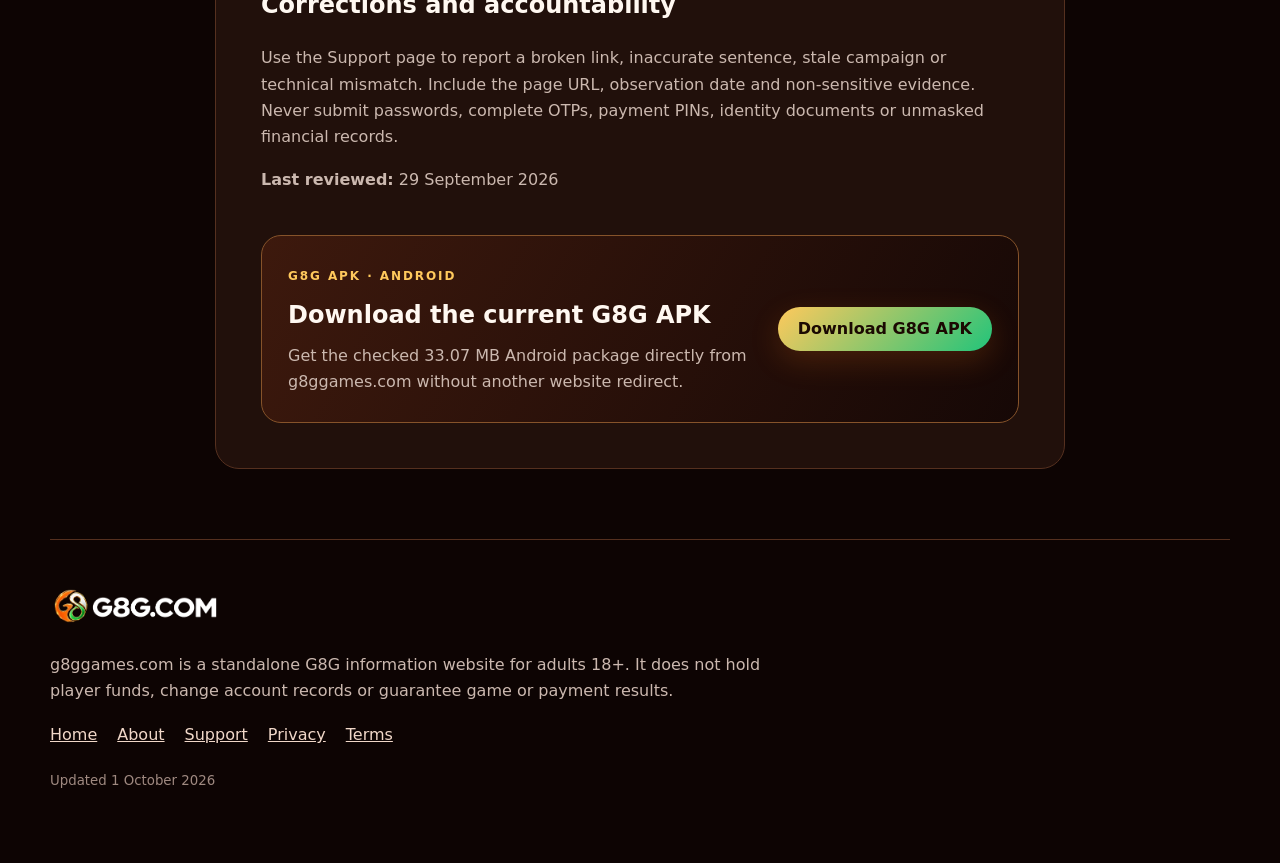
<file: about/index.html>
<!doctype html><html lang="en-IN"><head><meta charset="utf-8"><meta name="viewport" content="width=device-width,initial-scale=1,viewport-fit=cover"><title>About g8ggames.com — Purpose, Evidence &amp; Editorial Standards</title><meta name="description" content="Learn the mission, product scope, verification method and publishing standards of g8ggames.com."><meta name="robots" content="index,follow,max-image-preview:large"><link rel="canonical" href="https://g8ggames.com/about/"><link rel="icon" href="/favicon.ico" sizes="48x48"><link rel="icon" type="image/png" sizes="48x48" href="/assets/favicon-48.png"><link rel="apple-touch-icon" sizes="180x180" href="/assets/apple-touch-icon.png"><link rel="manifest" href="/site.webmanifest"><link rel="stylesheet" href="../assets/site.css"><style>:root{--accent:#22c47a}</style></head><body><header><a class="brand" href="../"><img src="../assets/logo-horizontal.webp" alt="G8G.COM"></a><nav><a href="../">Home</a><a href="../about/">About</a><a href="../support/">Support</a><a href="../privacy/">Privacy</a><a href="../terms/">Terms</a></nav><a class="pill" href="../download/G8G.apk" download="G8G.apk" aria-label="Download G8G APK">Download</a></header><main><section class="legal rich-legal"><div class="eyebrow">ABOUT · g8ggames.com</div><h1>About g8ggames.com</h1><p>g8ggames.com is a standalone publication focused on game discovery. Its central topic is “G8G Games &amp; Mobile Play Guide”. It has its own homepage, policies, support material, canonical URLs and sitemap and does not require another domain to establish its purpose or authority.</p>
  <h2>Our purpose</h2><p>G8G Games is a discovery-first landing page. Instead of repeating a download article, it helps users understand what different game categories feel like on a phone, how rounds are settled and what information should be read before a stake is placed. Download, login, rewards and payments remain part of the complete journey, but the catalogue is the main focus.</p><p>The goal is to answer the complete user journey, not merely place a download button above a few repeated keywords. A visitor should be able to understand the product, verify the current Android package, review installation and account steps, interpret reward conditions, recognise payment boundaries and find responsible-play information from one coherent website.</p>
  <h2>What this domain specialises in</h2><p>A useful catalogue explains formats, controls, limits and risk. It should not describe game availability that has not been observed or imply that a category, strategy or timing pattern guarantees profit.</p><p>This focus determines which questions receive the greatest depth, how the homepage is structured and which evidence receives priority. Related subjects remain available so the domain works as a complete primary website rather than a thin doorway page.</p>
  <h2>Who the content is for</h2><p>The primary audience is adults using Android phones, including first-time visitors researching G8G, users preparing to install the APK, returning users seeking account guidance and people checking current reward or payment information. Pages are written in clear English, use INR context where supplied and are designed for narrow screens and mobile data.</p>
  <h2>What we publish</h2><p>Coverage includes G8G product orientation, Android download and installation, login and recovery safety, game-category explanations, promotion conditions, agent and downline rewards, deposit and withdrawal workflows, APK identity data, troubleshooting and responsible gaming. Exact game availability and account-specific outcomes remain controlled by the current platform.</p>
  <h2>How information is checked</h2><p>The eventual catalogue will use real interface captures with descriptive captions. Placeholder counts and stock screenshots would add words but reduce trust.</p><p>The current download response was checked on 1 October 2026. It delivered 33,070,721 bytes with content type application/vnd.android.package-archive and SHA-256 0119f8b544cc71819fa294d3585ddf295ac5b917b09e1d0c3b5a2963ebf79a72. Those values help identify the exact file; they do not independently prove licensing, game fairness or a payment result.</p>
  <h2>Editorial workflow</h2><ol class="prose-list"><li><strong>1. Check current availability</strong> — Catalogues can vary by account, release and location; use current in-app evidence.</li><li><strong>2. Read the rules</strong> — Understand stake size, settlement, eligibility and any special feature before participating.</li><li><strong>3. Set a session limit</strong> — Choose time and spending limits before opening a game, not after a loss.</li><li><strong>4. Treat results as uncertain</strong> — Previous rounds do not make a future random outcome certain.</li><li><strong>5. Stop deliberately</strong> — Use a fixed stopping point and seek support when play becomes difficult to control.</li></ol><p>Material updates receive a visible review date. Expired campaign information should be labelled rather than silently presented as current. When version, compatibility, game catalogue or promotion evidence is incomplete, the text explains the limitation instead of replacing it with a competitor’s brand-specific number.</p>
  <h2>Commercial information and rewards</h2><p>The site explains the operator-supplied program: ₹20 downline reward after a ₹200 deposit and ₹600 turnover, first-deposit rebate from 2% to 5% by star level, tiered turnover commission from 0.2% to 0.6%, and a three-day invitation Wheelspin with a result up to ₹500. Active platform terms, eligibility, settlement and withdrawal conditions remain decisive.</p>
  <h2>Mobile and accessibility standard</h2><p>Pages use compressed brand assets, responsive layouts, readable contrast, descriptive headings, large touch targets and no autoplay media. Core information remains available without a heavy JavaScript framework. This reduces friction on slower connections and gives search engines a clear semantic structure.</p><p>Content order is intentional: the main answer appears before supporting detail, tables remain horizontally manageable, buttons have clear labels and decorative imagery does not replace text. Android visitors should be able to research, compare and reach support without zooming or dismissing aggressive pop-ups.</p>
  <h2>Update and review cycle</h2><p>Technical records are reviewed when the APK source or response changes. Promotion pages are reviewed when campaign dates, percentages, qualifying activity or turnover conditions change. Product explanations are reviewed when current interface evidence is available. This event-based process is more meaningful than changing a date every day to imitate freshness.</p>
  <h2>Independence and limitations</h2><p>This website provides information and access to the supplied APK link. It does not hold balances, process deposits or withdrawals, reset accounts, predict game outcomes or guarantee financial results. Adults 18+ must check applicable local rules and set personal time and spending limits.</p>
  <h2>Corrections and accountability</h2><p>Use the Support page to report a broken link, inaccurate sentence, stale campaign or technical mismatch. Include the page URL, observation date and non-sensitive evidence. Never submit passwords, complete OTPs, payment PINs, identity documents or unmasked financial records.</p><p><strong>Last reviewed:</strong> 29 September 2026</p><div class="inner-download-cta"><div><span class="kicker">G8G APK · ANDROID</span><h2>Download the current G8G APK</h2><p>Get the checked 33.07 MB Android package directly from g8ggames.com without another website redirect.</p></div><a class="primary" href="../download/G8G.apk" download="G8G.apk">Download G8G APK</a></div></section></main><aside class="mobile-download-bar" aria-label="Quick APK download"><div><strong>G8G APK</strong><span>33.07 MB · Android</span></div><a href="../download/G8G.apk" download="G8G.apk" aria-label="Download G8G APK">Download</a></aside><footer><img src="../assets/logo-horizontal.webp" alt="G8G.COM"><p>g8ggames.com is a standalone G8G information website for adults 18+. It does not hold player funds, change account records or guarantee game or payment results.</p><div><a href="../">Home</a><a href="../about/">About</a><a href="../support/">Support</a><a href="../privacy/">Privacy</a><a href="../terms/">Terms</a></div><small>Updated 1 October 2026</small></footer></body></html>
</file>
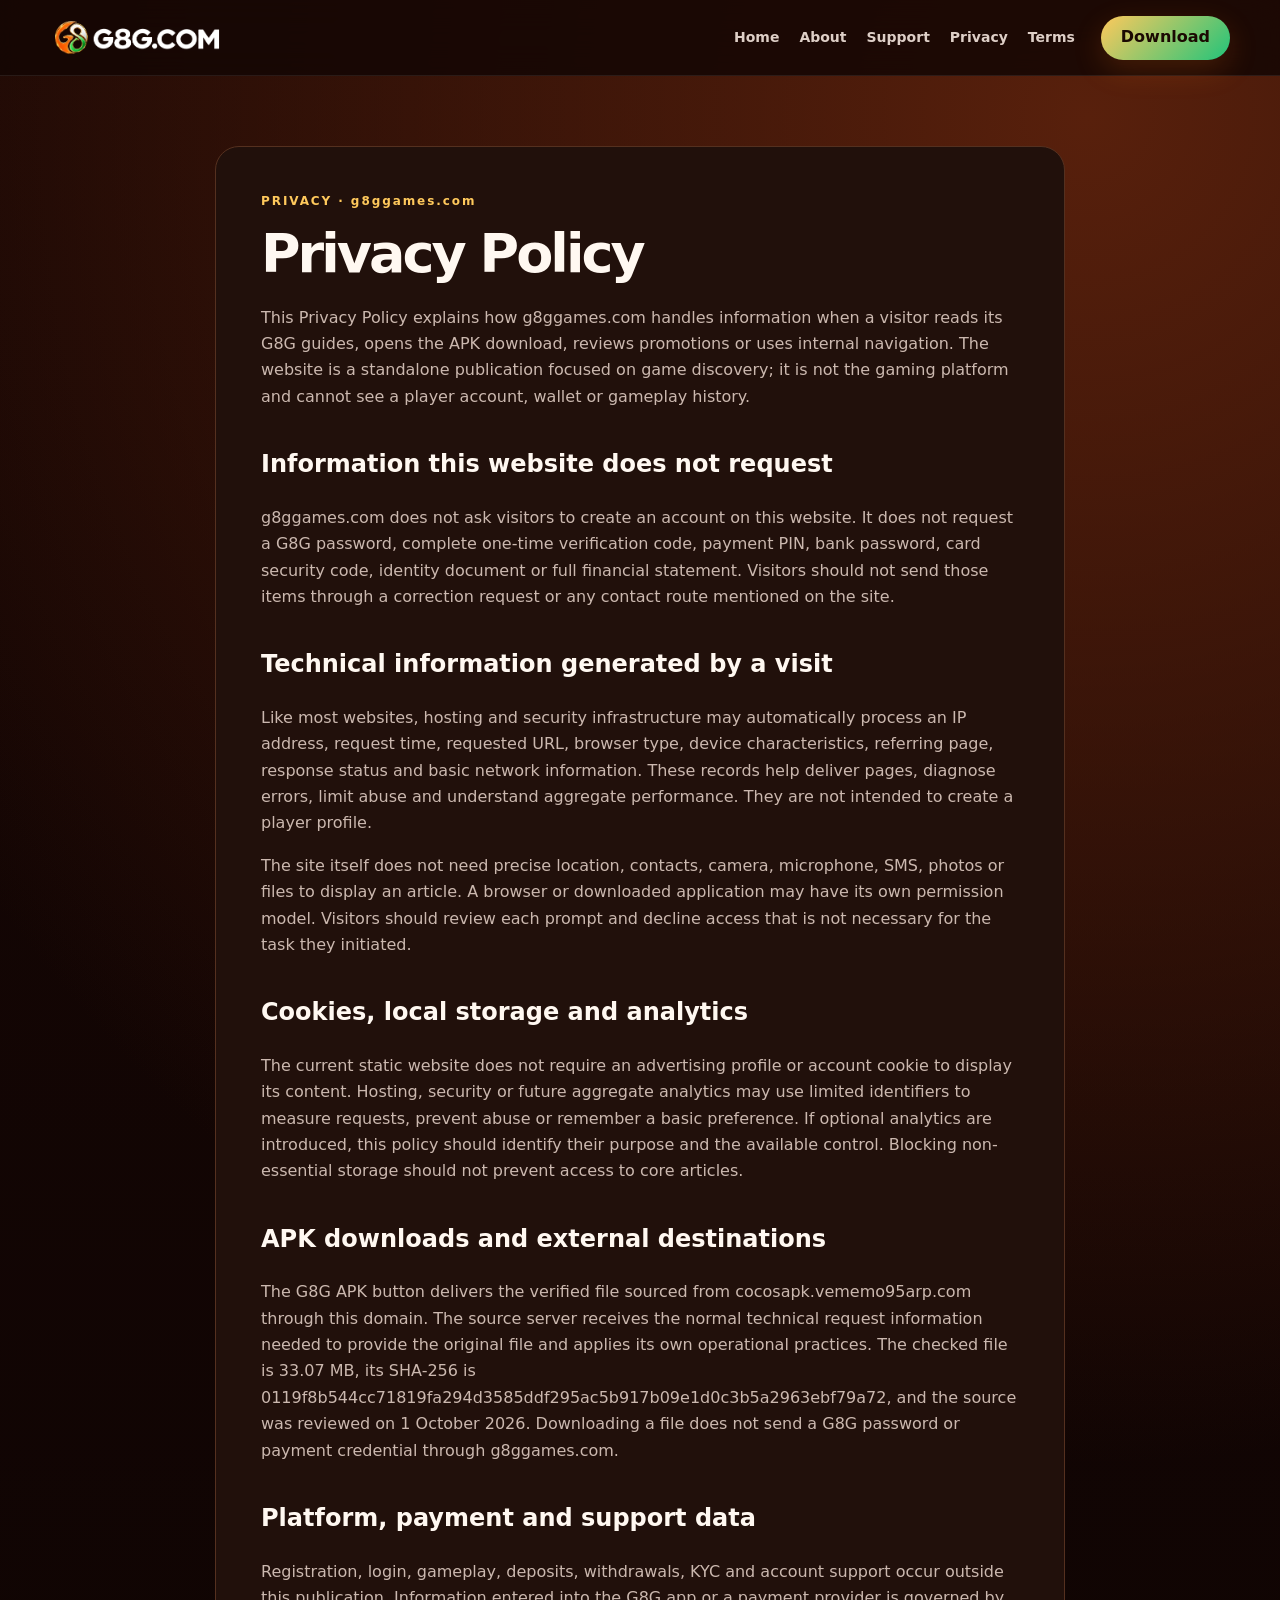
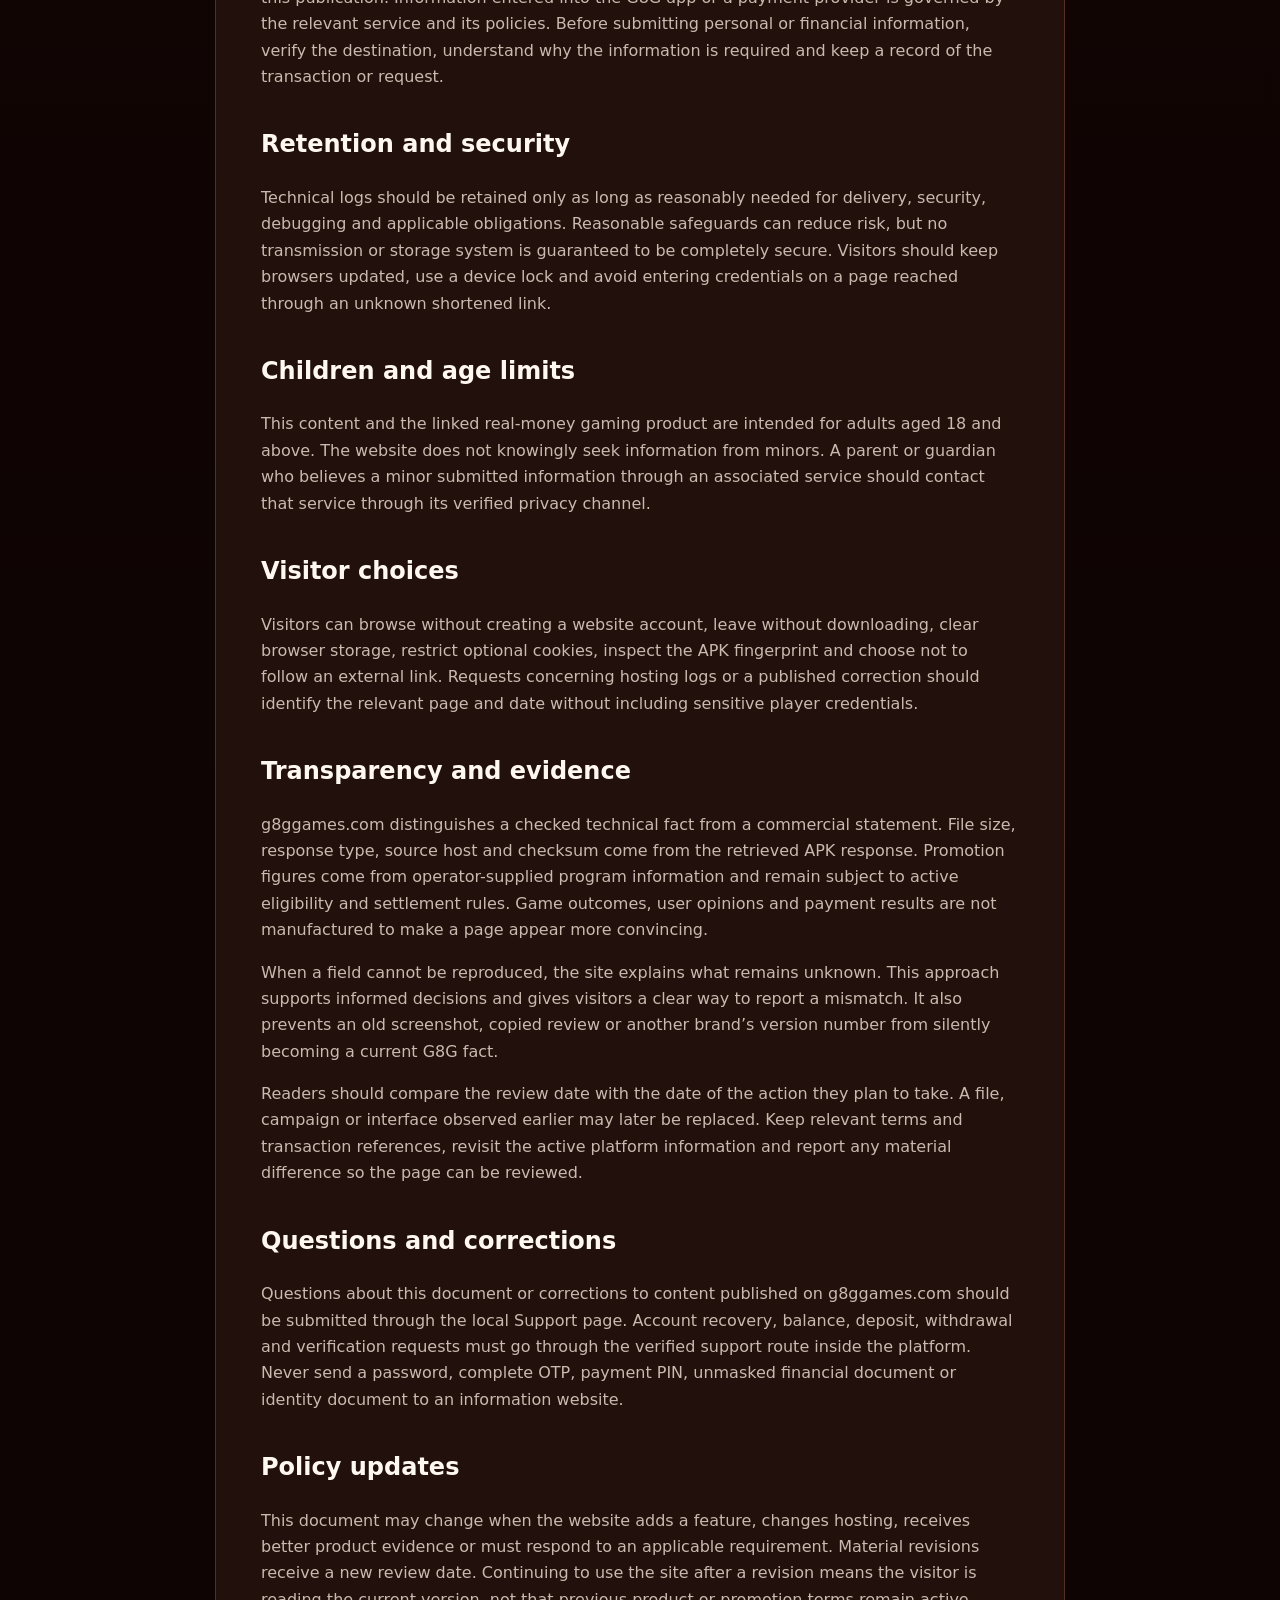
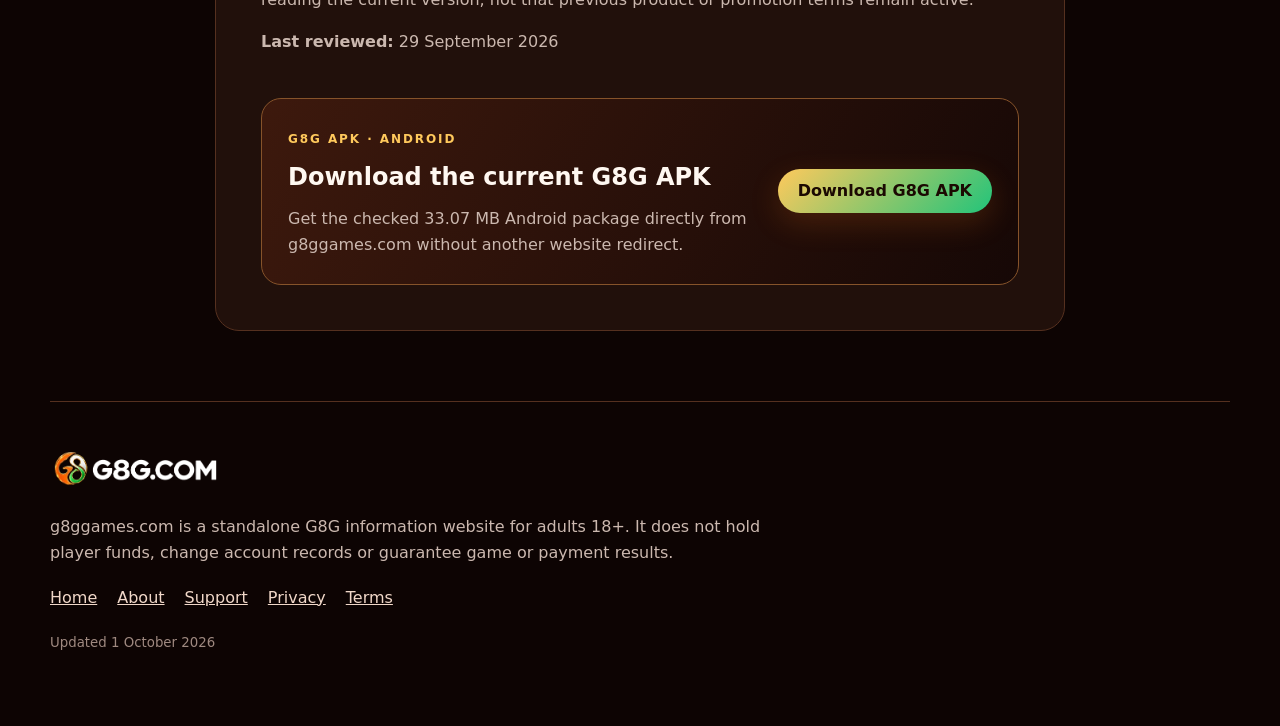
<file: privacy/index.html>
<!doctype html><html lang="en-IN"><head><meta charset="utf-8"><meta name="viewport" content="width=device-width,initial-scale=1,viewport-fit=cover"><title>Privacy Policy | g8ggames.com</title><meta name="description" content="Detailed privacy policy for g8ggames.com, including logs, cookies, APK downloads, external services, retention and visitor choices."><meta name="robots" content="index,follow,max-image-preview:large"><link rel="canonical" href="https://g8ggames.com/privacy/"><link rel="icon" href="/favicon.ico" sizes="48x48"><link rel="icon" type="image/png" sizes="48x48" href="/assets/favicon-48.png"><link rel="apple-touch-icon" sizes="180x180" href="/assets/apple-touch-icon.png"><link rel="manifest" href="/site.webmanifest"><link rel="stylesheet" href="../assets/site.css"><style>:root{--accent:#22c47a}</style></head><body><header><a class="brand" href="../"><img src="../assets/logo-horizontal.webp" alt="G8G.COM"></a><nav><a href="../">Home</a><a href="../about/">About</a><a href="../support/">Support</a><a href="../privacy/">Privacy</a><a href="../terms/">Terms</a></nav><a class="pill" href="../download/G8G.apk" download="G8G.apk" aria-label="Download G8G APK">Download</a></header><main><section class="legal rich-legal"><div class="eyebrow">PRIVACY · g8ggames.com</div><h1>Privacy Policy</h1><p>This Privacy Policy explains how g8ggames.com handles information when a visitor reads its G8G guides, opens the APK download, reviews promotions or uses internal navigation. The website is a standalone publication focused on game discovery; it is not the gaming platform and cannot see a player account, wallet or gameplay history.</p>
    <h2>Information this website does not request</h2><p>g8ggames.com does not ask visitors to create an account on this website. It does not request a G8G password, complete one-time verification code, payment PIN, bank password, card security code, identity document or full financial statement. Visitors should not send those items through a correction request or any contact route mentioned on the site.</p>
    <h2>Technical information generated by a visit</h2><p>Like most websites, hosting and security infrastructure may automatically process an IP address, request time, requested URL, browser type, device characteristics, referring page, response status and basic network information. These records help deliver pages, diagnose errors, limit abuse and understand aggregate performance. They are not intended to create a player profile.</p><p>The site itself does not need precise location, contacts, camera, microphone, SMS, photos or files to display an article. A browser or downloaded application may have its own permission model. Visitors should review each prompt and decline access that is not necessary for the task they initiated.</p>
    <h2>Cookies, local storage and analytics</h2><p>The current static website does not require an advertising profile or account cookie to display its content. Hosting, security or future aggregate analytics may use limited identifiers to measure requests, prevent abuse or remember a basic preference. If optional analytics are introduced, this policy should identify their purpose and the available control. Blocking non-essential storage should not prevent access to core articles.</p>
    <h2>APK downloads and external destinations</h2><p>The G8G APK button delivers the verified file sourced from cocosapk.vememo95arp.com through this domain. The source server receives the normal technical request information needed to provide the original file and applies its own operational practices. The checked file is 33.07 MB, its SHA-256 is 0119f8b544cc71819fa294d3585ddf295ac5b917b09e1d0c3b5a2963ebf79a72, and the source was reviewed on 1 October 2026. Downloading a file does not send a G8G password or payment credential through g8ggames.com.</p>
    <h2>Platform, payment and support data</h2><p>Registration, login, gameplay, deposits, withdrawals, KYC and account support occur outside this publication. Information entered into the G8G app or a payment provider is governed by the relevant service and its policies. Before submitting personal or financial information, verify the destination, understand why the information is required and keep a record of the transaction or request.</p>
    <h2>Retention and security</h2><p>Technical logs should be retained only as long as reasonably needed for delivery, security, debugging and applicable obligations. Reasonable safeguards can reduce risk, but no transmission or storage system is guaranteed to be completely secure. Visitors should keep browsers updated, use a device lock and avoid entering credentials on a page reached through an unknown shortened link.</p>
    <h2>Children and age limits</h2><p>This content and the linked real-money gaming product are intended for adults aged 18 and above. The website does not knowingly seek information from minors. A parent or guardian who believes a minor submitted information through an associated service should contact that service through its verified privacy channel.</p>
    <h2>Visitor choices</h2><p>Visitors can browse without creating a website account, leave without downloading, clear browser storage, restrict optional cookies, inspect the APK fingerprint and choose not to follow an external link. Requests concerning hosting logs or a published correction should identify the relevant page and date without including sensitive player credentials.</p><h2>Transparency and evidence</h2><p>g8ggames.com distinguishes a checked technical fact from a commercial statement. File size, response type, source host and checksum come from the retrieved APK response. Promotion figures come from operator-supplied program information and remain subject to active eligibility and settlement rules. Game outcomes, user opinions and payment results are not manufactured to make a page appear more convincing.</p><p>When a field cannot be reproduced, the site explains what remains unknown. This approach supports informed decisions and gives visitors a clear way to report a mismatch. It also prevents an old screenshot, copied review or another brand’s version number from silently becoming a current G8G fact.</p><p>Readers should compare the review date with the date of the action they plan to take. A file, campaign or interface observed earlier may later be replaced. Keep relevant terms and transaction references, revisit the active platform information and report any material difference so the page can be reviewed.</p><h2>Questions and corrections</h2><p>Questions about this document or corrections to content published on g8ggames.com should be submitted through the local Support page. Account recovery, balance, deposit, withdrawal and verification requests must go through the verified support route inside the platform. Never send a password, complete OTP, payment PIN, unmasked financial document or identity document to an information website.</p><h2>Policy updates</h2><p>This document may change when the website adds a feature, changes hosting, receives better product evidence or must respond to an applicable requirement. Material revisions receive a new review date. Continuing to use the site after a revision means the visitor is reading the current version, not that previous product or promotion terms remain active.</p><p><strong>Last reviewed:</strong> 29 September 2026</p><div class="inner-download-cta"><div><span class="kicker">G8G APK · ANDROID</span><h2>Download the current G8G APK</h2><p>Get the checked 33.07 MB Android package directly from g8ggames.com without another website redirect.</p></div><a class="primary" href="../download/G8G.apk" download="G8G.apk">Download G8G APK</a></div></section></main><aside class="mobile-download-bar" aria-label="Quick APK download"><div><strong>G8G APK</strong><span>33.07 MB · Android</span></div><a href="../download/G8G.apk" download="G8G.apk" aria-label="Download G8G APK">Download</a></aside><footer><img src="../assets/logo-horizontal.webp" alt="G8G.COM"><p>g8ggames.com is a standalone G8G information website for adults 18+. It does not hold player funds, change account records or guarantee game or payment results.</p><div><a href="../">Home</a><a href="../about/">About</a><a href="../support/">Support</a><a href="../privacy/">Privacy</a><a href="../terms/">Terms</a></div><small>Updated 1 October 2026</small></footer></body></html>
</file>
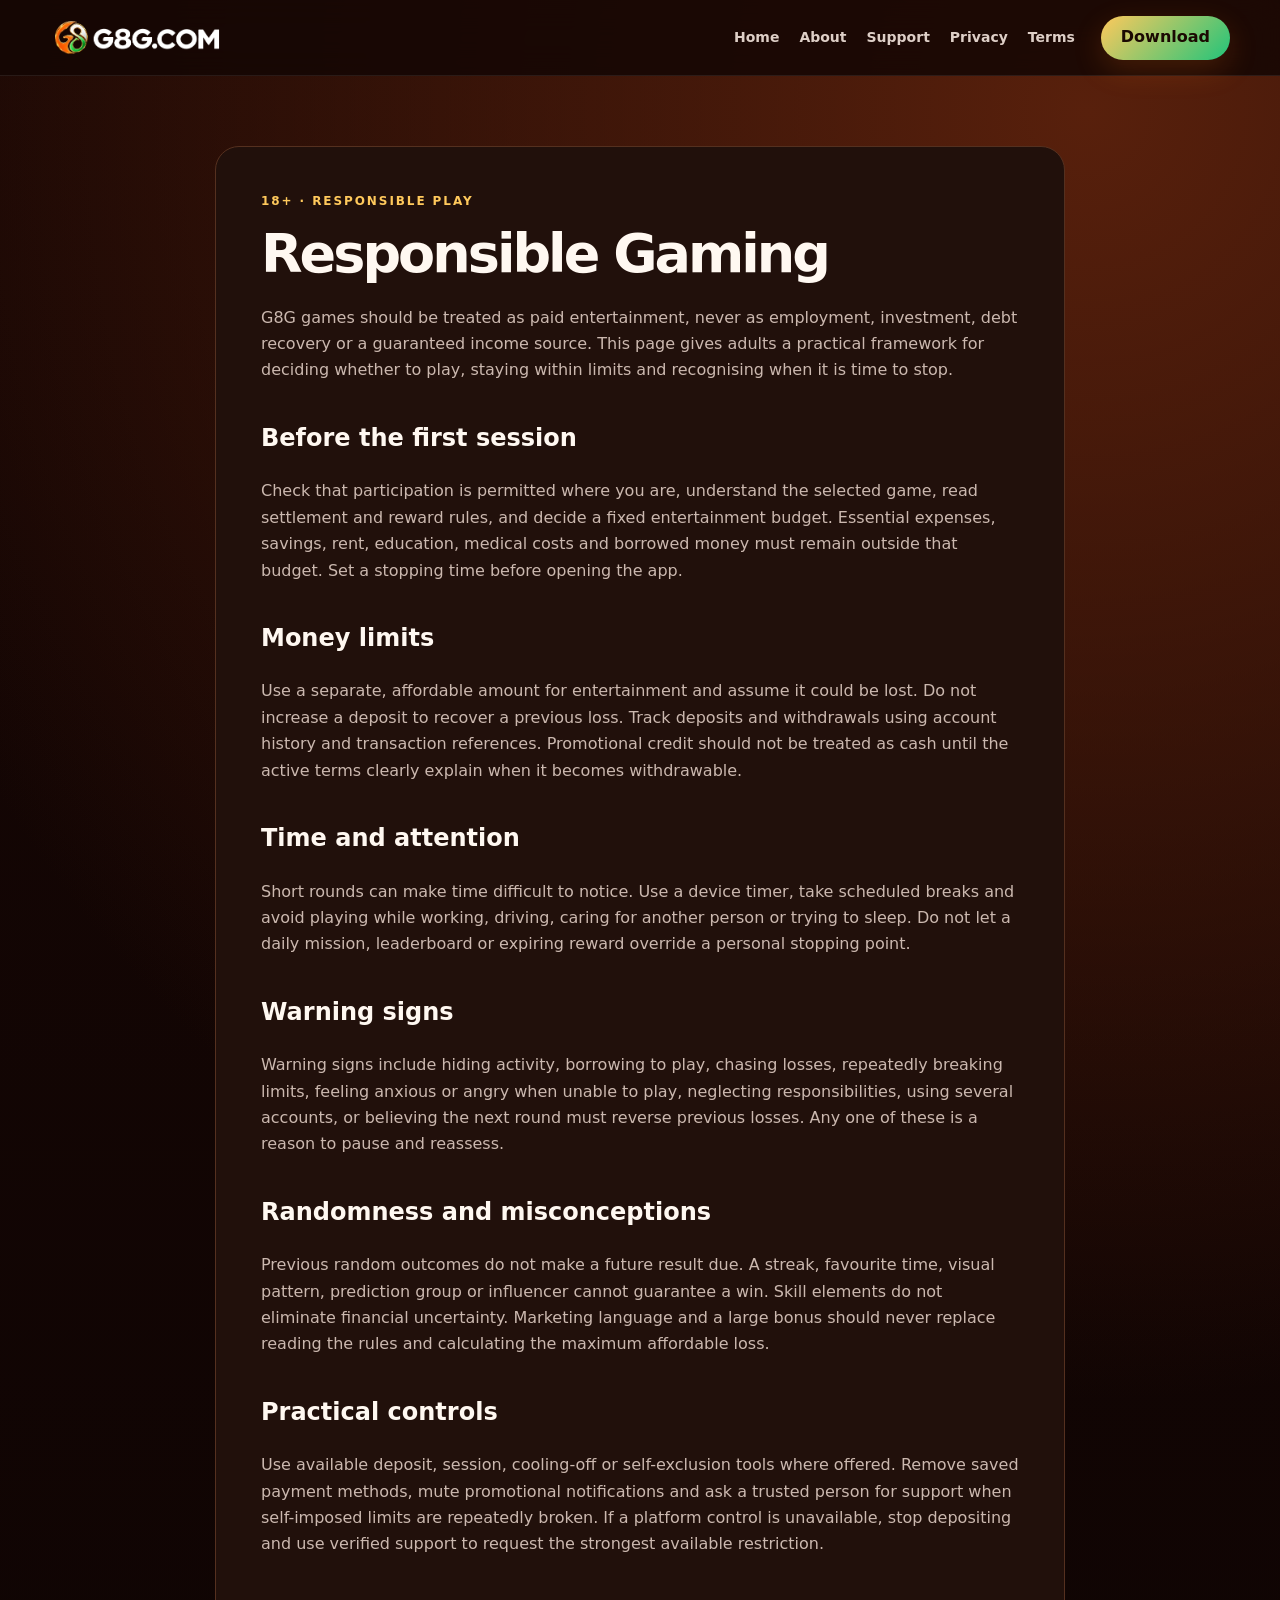
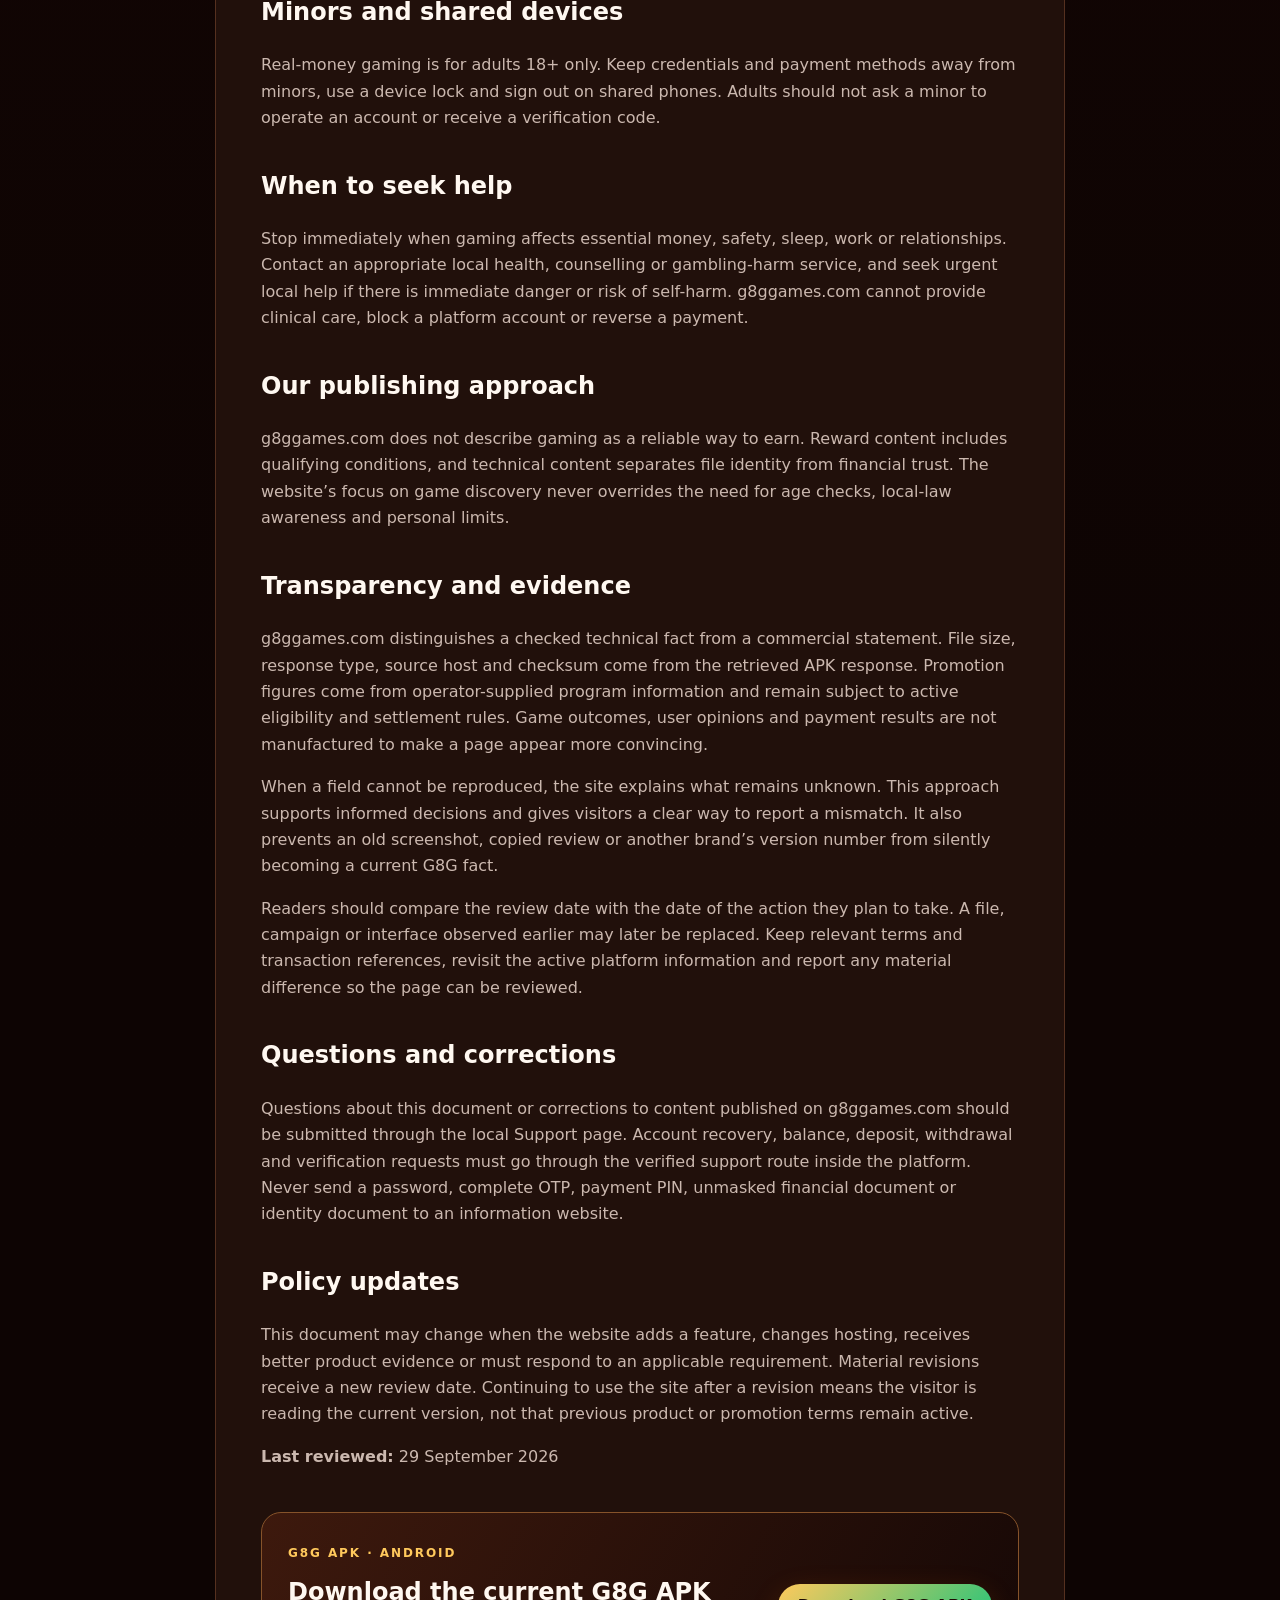
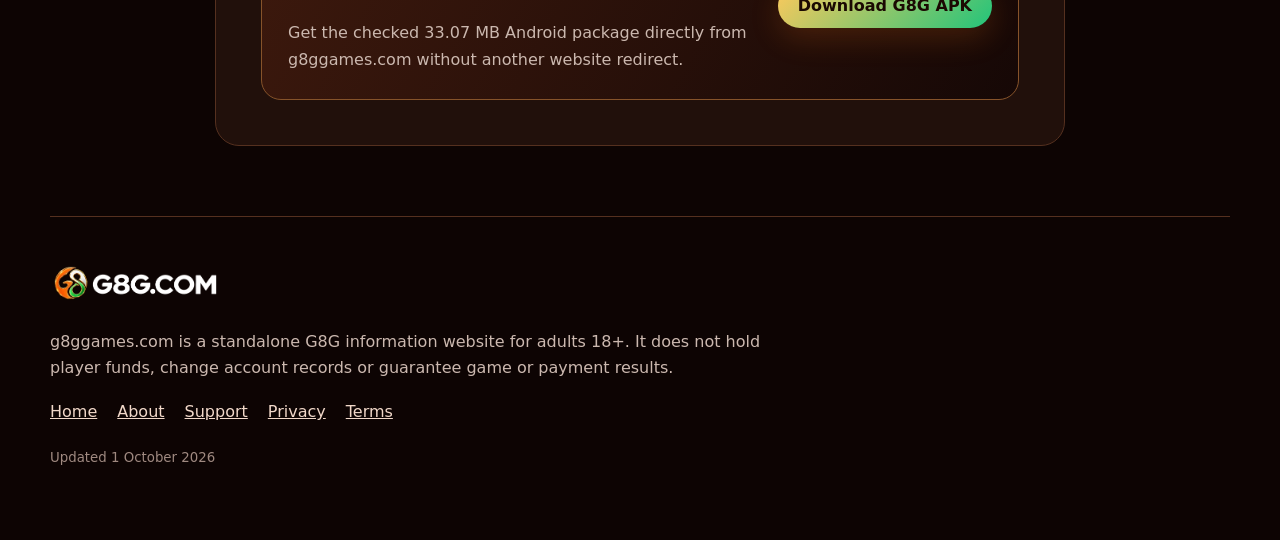
<file: responsible-gaming/index.html>
<!doctype html><html lang="en-IN"><head><meta charset="utf-8"><meta name="viewport" content="width=device-width,initial-scale=1,viewport-fit=cover"><title>Responsible Gaming Guide | g8ggames.com</title><meta name="description" content="Practical responsible-gaming guide from g8ggames.com covering budgets, time limits, warning signs, breaks, account safety and support."><meta name="robots" content="index,follow,max-image-preview:large"><link rel="canonical" href="https://g8ggames.com/responsible-gaming/"><link rel="icon" href="/favicon.ico" sizes="48x48"><link rel="icon" type="image/png" sizes="48x48" href="/assets/favicon-48.png"><link rel="apple-touch-icon" sizes="180x180" href="/assets/apple-touch-icon.png"><link rel="manifest" href="/site.webmanifest"><link rel="stylesheet" href="../assets/site.css"><style>:root{--accent:#22c47a}</style></head><body><header><a class="brand" href="../"><img src="../assets/logo-horizontal.webp" alt="G8G.COM"></a><nav><a href="../">Home</a><a href="../about/">About</a><a href="../support/">Support</a><a href="../privacy/">Privacy</a><a href="../terms/">Terms</a></nav><a class="pill" href="../download/G8G.apk" download="G8G.apk" aria-label="Download G8G APK">Download</a></header><main><section class="legal rich-legal"><div class="eyebrow">18+ · RESPONSIBLE PLAY</div><h1>Responsible Gaming</h1><p>G8G games should be treated as paid entertainment, never as employment, investment, debt recovery or a guaranteed income source. This page gives adults a practical framework for deciding whether to play, staying within limits and recognising when it is time to stop.</p>
    <h2>Before the first session</h2><p>Check that participation is permitted where you are, understand the selected game, read settlement and reward rules, and decide a fixed entertainment budget. Essential expenses, savings, rent, education, medical costs and borrowed money must remain outside that budget. Set a stopping time before opening the app.</p>
    <h2>Money limits</h2><p>Use a separate, affordable amount for entertainment and assume it could be lost. Do not increase a deposit to recover a previous loss. Track deposits and withdrawals using account history and transaction references. Promotional credit should not be treated as cash until the active terms clearly explain when it becomes withdrawable.</p>
    <h2>Time and attention</h2><p>Short rounds can make time difficult to notice. Use a device timer, take scheduled breaks and avoid playing while working, driving, caring for another person or trying to sleep. Do not let a daily mission, leaderboard or expiring reward override a personal stopping point.</p>
    <h2>Warning signs</h2><p>Warning signs include hiding activity, borrowing to play, chasing losses, repeatedly breaking limits, feeling anxious or angry when unable to play, neglecting responsibilities, using several accounts, or believing the next round must reverse previous losses. Any one of these is a reason to pause and reassess.</p>
    <h2>Randomness and misconceptions</h2><p>Previous random outcomes do not make a future result due. A streak, favourite time, visual pattern, prediction group or influencer cannot guarantee a win. Skill elements do not eliminate financial uncertainty. Marketing language and a large bonus should never replace reading the rules and calculating the maximum affordable loss.</p>
    <h2>Practical controls</h2><p>Use available deposit, session, cooling-off or self-exclusion tools where offered. Remove saved payment methods, mute promotional notifications and ask a trusted person for support when self-imposed limits are repeatedly broken. If a platform control is unavailable, stop depositing and use verified support to request the strongest available restriction.</p>
    <h2>Minors and shared devices</h2><p>Real-money gaming is for adults 18+ only. Keep credentials and payment methods away from minors, use a device lock and sign out on shared phones. Adults should not ask a minor to operate an account or receive a verification code.</p>
    <h2>When to seek help</h2><p>Stop immediately when gaming affects essential money, safety, sleep, work or relationships. Contact an appropriate local health, counselling or gambling-harm service, and seek urgent local help if there is immediate danger or risk of self-harm. g8ggames.com cannot provide clinical care, block a platform account or reverse a payment.</p>
    <h2>Our publishing approach</h2><p>g8ggames.com does not describe gaming as a reliable way to earn. Reward content includes qualifying conditions, and technical content separates file identity from financial trust. The website’s focus on game discovery never overrides the need for age checks, local-law awareness and personal limits.</p><h2>Transparency and evidence</h2><p>g8ggames.com distinguishes a checked technical fact from a commercial statement. File size, response type, source host and checksum come from the retrieved APK response. Promotion figures come from operator-supplied program information and remain subject to active eligibility and settlement rules. Game outcomes, user opinions and payment results are not manufactured to make a page appear more convincing.</p><p>When a field cannot be reproduced, the site explains what remains unknown. This approach supports informed decisions and gives visitors a clear way to report a mismatch. It also prevents an old screenshot, copied review or another brand’s version number from silently becoming a current G8G fact.</p><p>Readers should compare the review date with the date of the action they plan to take. A file, campaign or interface observed earlier may later be replaced. Keep relevant terms and transaction references, revisit the active platform information and report any material difference so the page can be reviewed.</p><h2>Questions and corrections</h2><p>Questions about this document or corrections to content published on g8ggames.com should be submitted through the local Support page. Account recovery, balance, deposit, withdrawal and verification requests must go through the verified support route inside the platform. Never send a password, complete OTP, payment PIN, unmasked financial document or identity document to an information website.</p><h2>Policy updates</h2><p>This document may change when the website adds a feature, changes hosting, receives better product evidence or must respond to an applicable requirement. Material revisions receive a new review date. Continuing to use the site after a revision means the visitor is reading the current version, not that previous product or promotion terms remain active.</p><p><strong>Last reviewed:</strong> 29 September 2026</p><div class="inner-download-cta"><div><span class="kicker">G8G APK · ANDROID</span><h2>Download the current G8G APK</h2><p>Get the checked 33.07 MB Android package directly from g8ggames.com without another website redirect.</p></div><a class="primary" href="../download/G8G.apk" download="G8G.apk">Download G8G APK</a></div></section></main><aside class="mobile-download-bar" aria-label="Quick APK download"><div><strong>G8G APK</strong><span>33.07 MB · Android</span></div><a href="../download/G8G.apk" download="G8G.apk" aria-label="Download G8G APK">Download</a></aside><footer><img src="../assets/logo-horizontal.webp" alt="G8G.COM"><p>g8ggames.com is a standalone G8G information website for adults 18+. It does not hold player funds, change account records or guarantee game or payment results.</p><div><a href="../">Home</a><a href="../about/">About</a><a href="../support/">Support</a><a href="../privacy/">Privacy</a><a href="../terms/">Terms</a></div><small>Updated 1 October 2026</small></footer></body></html>
</file>
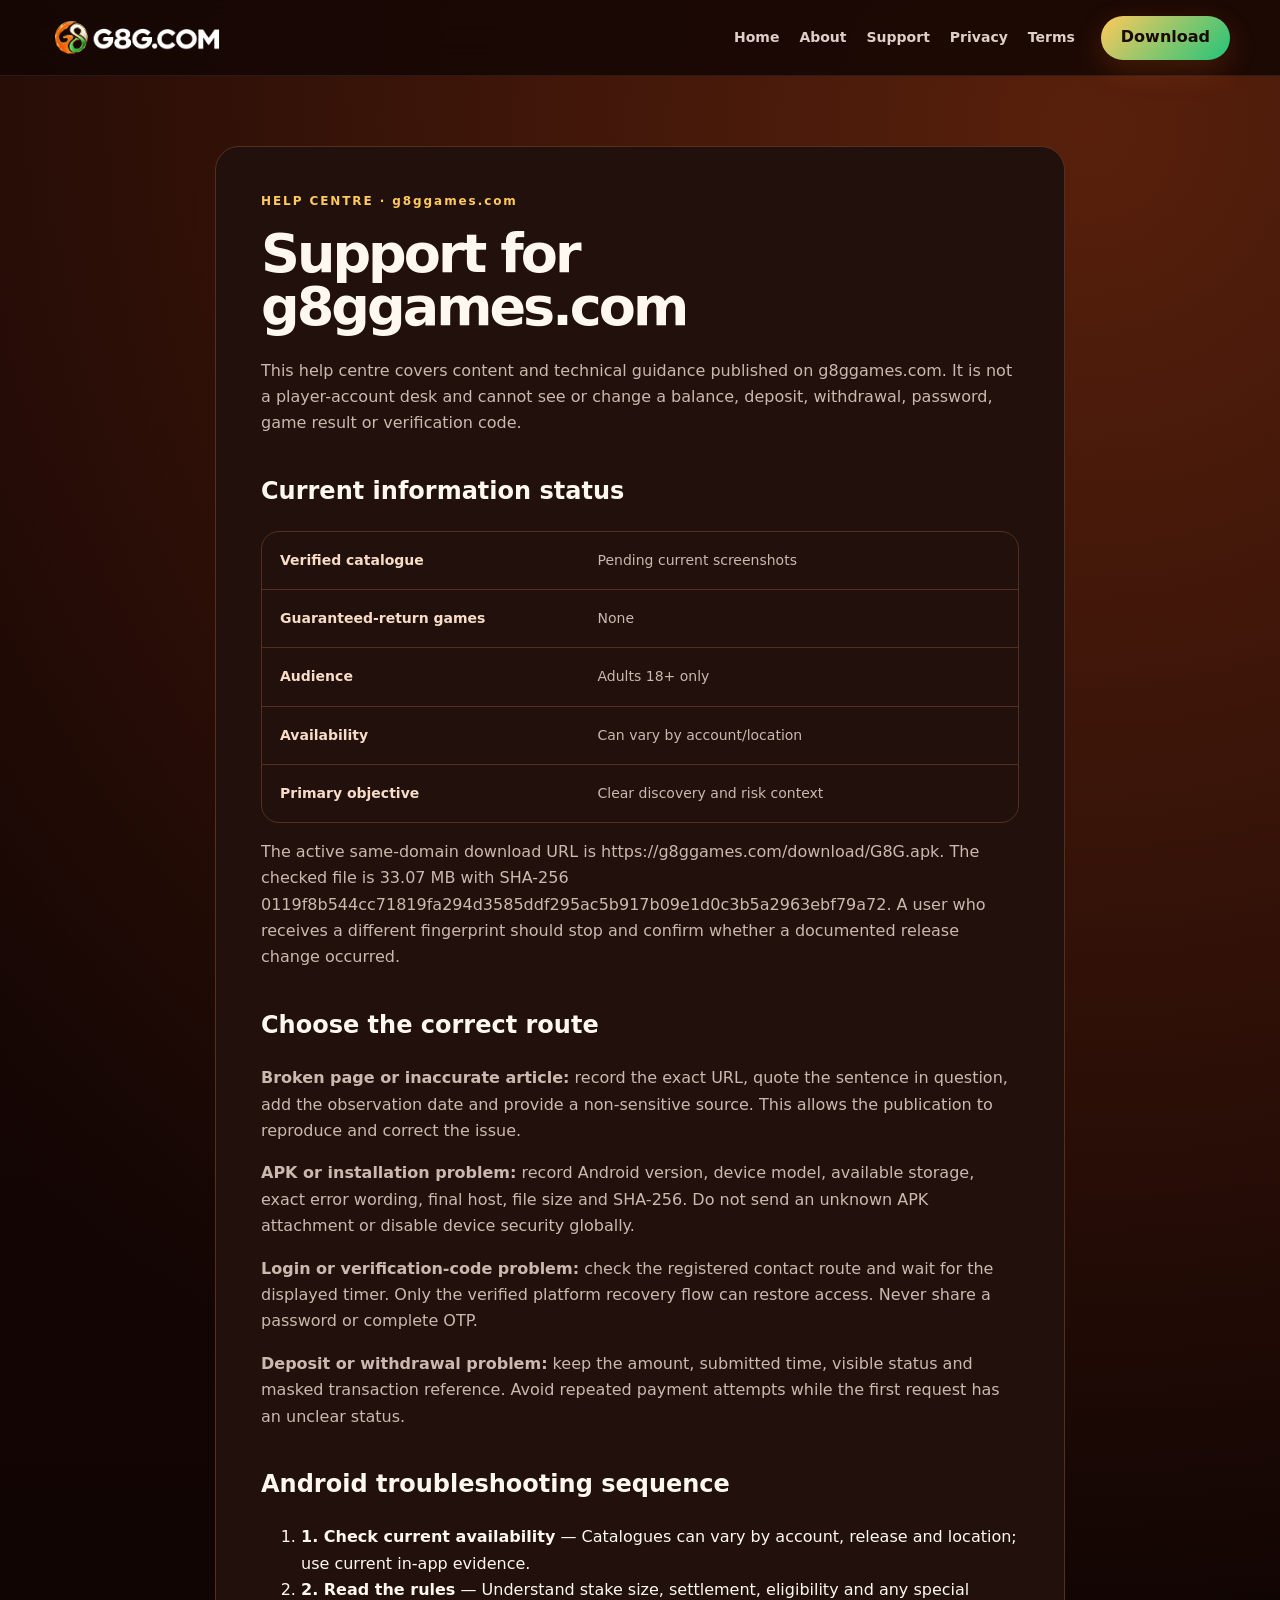
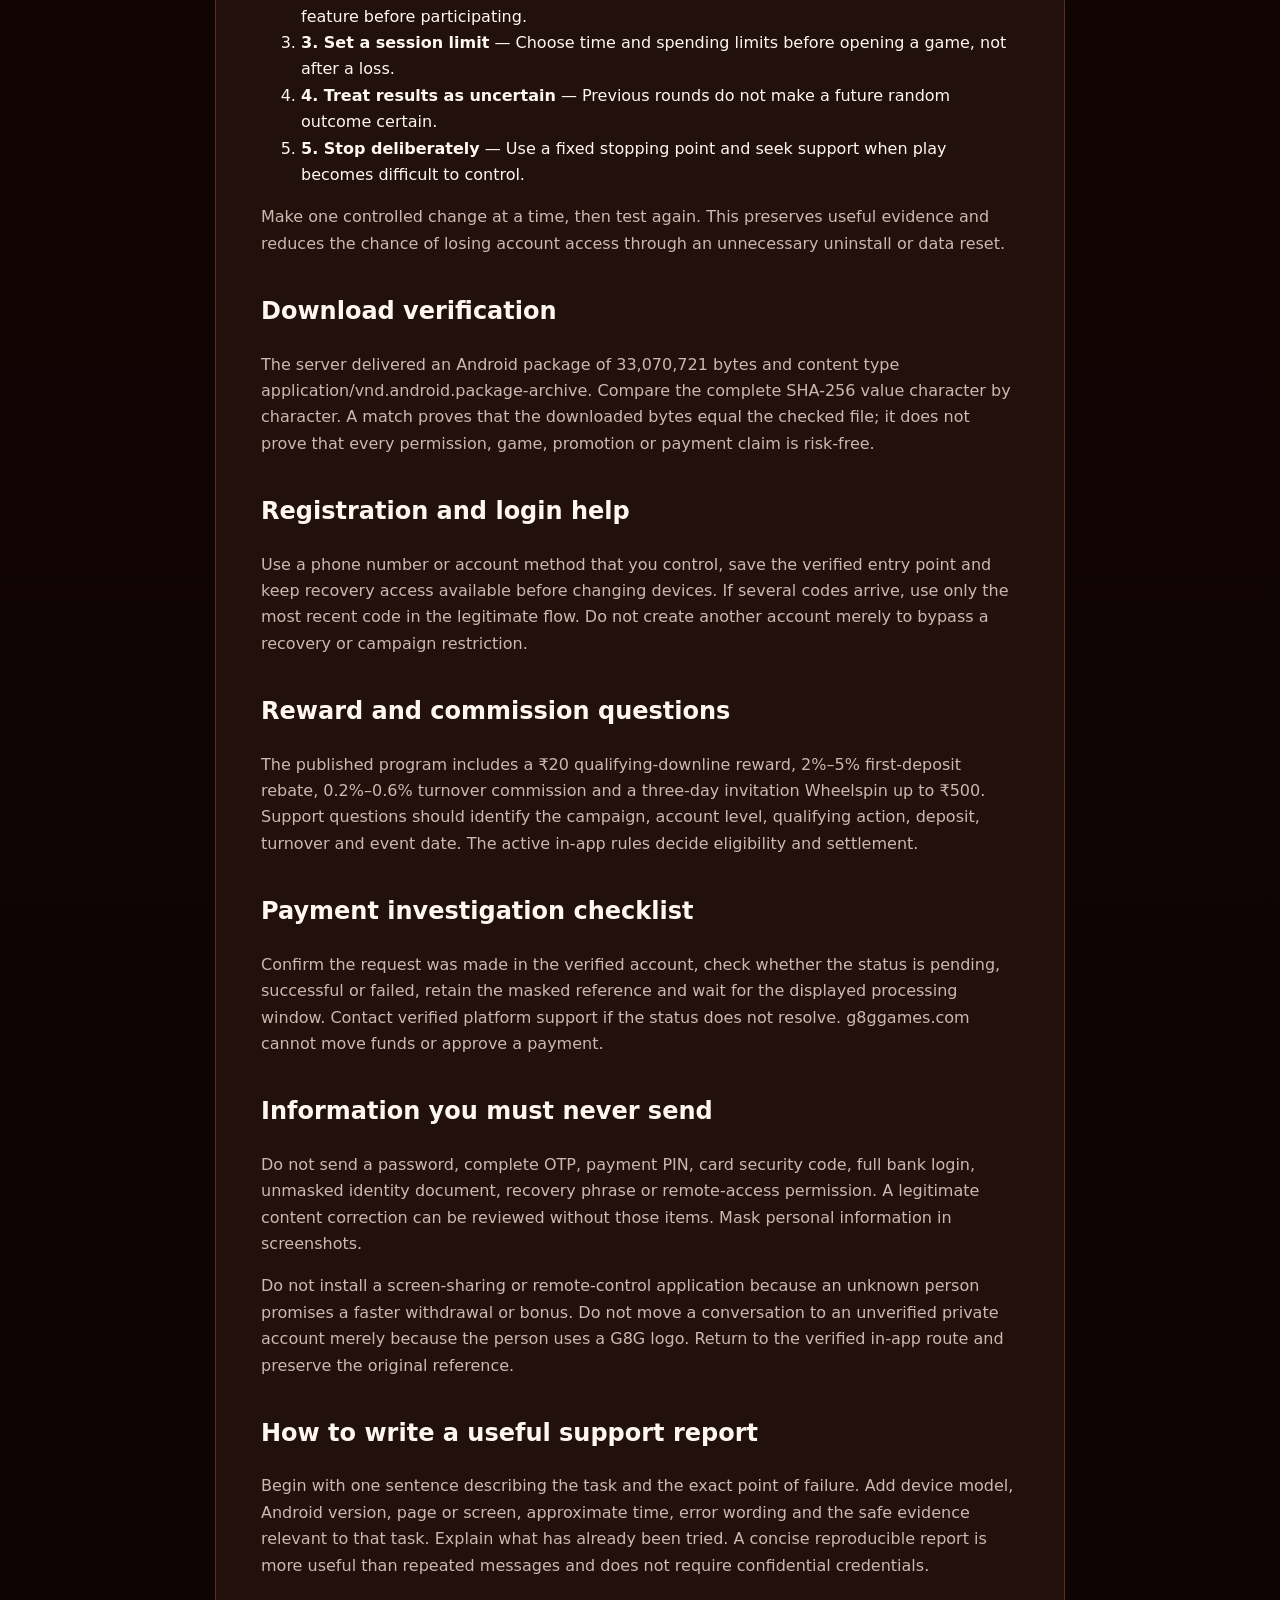
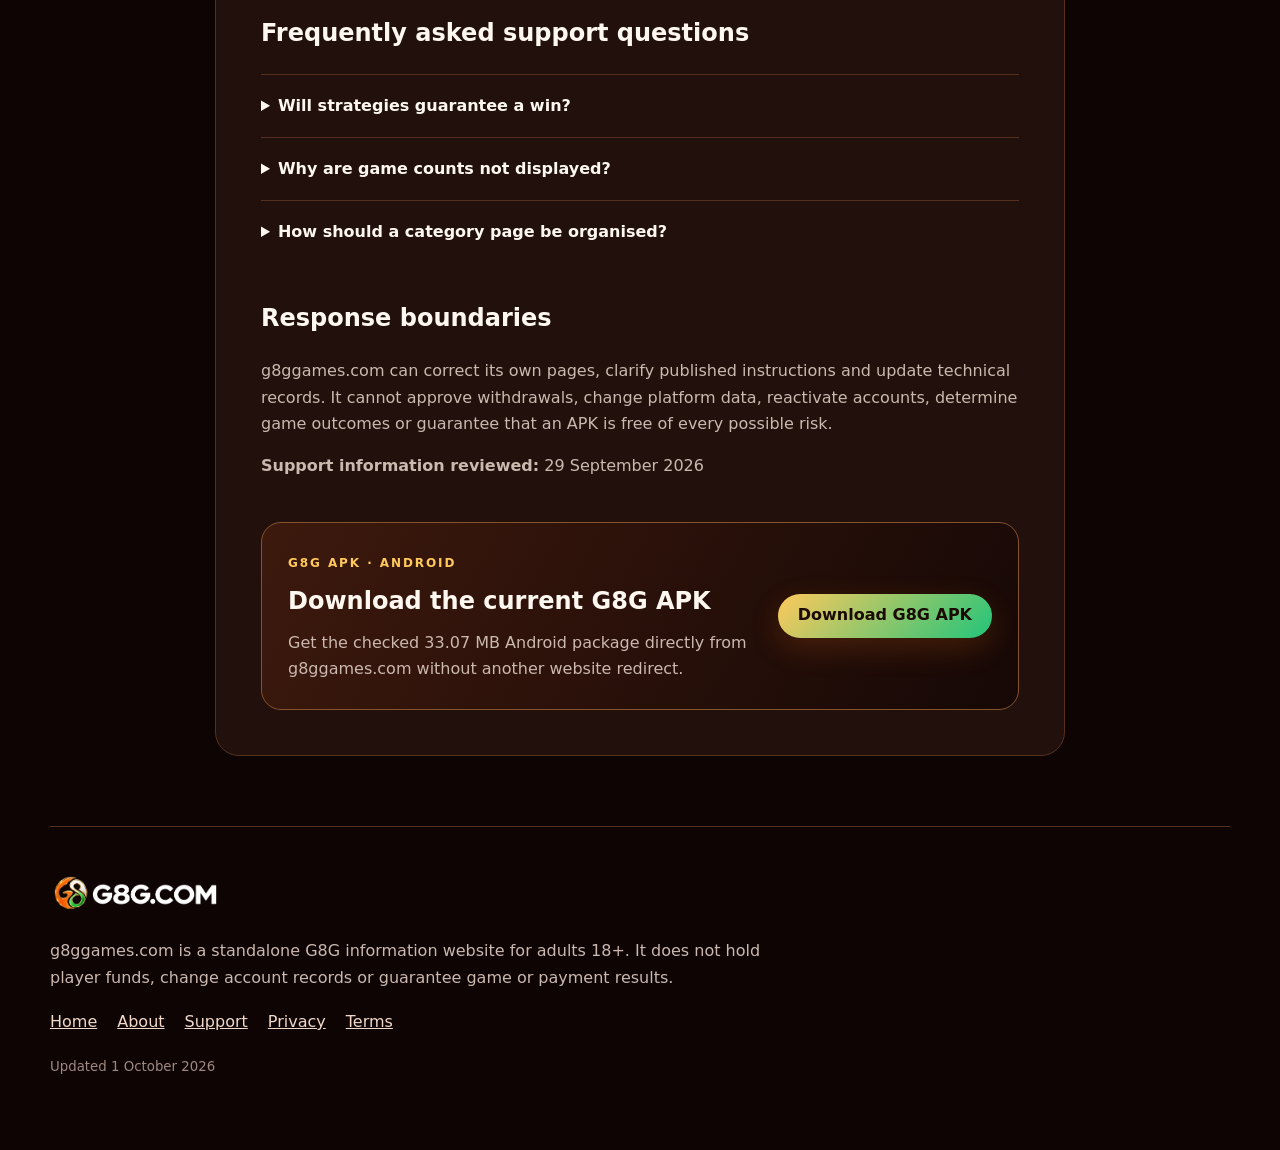
<file: support/index.html>
<!doctype html><html lang="en-IN"><head><meta charset="utf-8"><meta name="viewport" content="width=device-width,initial-scale=1,viewport-fit=cover"><title>Support &amp; G8G Help | g8ggames.com</title><meta name="description" content="Detailed G8G download, installation, login, reward, payment and content support for g8ggames.com."><meta name="robots" content="index,follow,max-image-preview:large"><link rel="canonical" href="https://g8ggames.com/support/"><link rel="icon" href="/favicon.ico" sizes="48x48"><link rel="icon" type="image/png" sizes="48x48" href="/assets/favicon-48.png"><link rel="apple-touch-icon" sizes="180x180" href="/assets/apple-touch-icon.png"><link rel="manifest" href="/site.webmanifest"><link rel="stylesheet" href="../assets/site.css"><style>:root{--accent:#22c47a}</style></head><body><header><a class="brand" href="../"><img src="../assets/logo-horizontal.webp" alt="G8G.COM"></a><nav><a href="../">Home</a><a href="../about/">About</a><a href="../support/">Support</a><a href="../privacy/">Privacy</a><a href="../terms/">Terms</a></nav><a class="pill" href="../download/G8G.apk" download="G8G.apk" aria-label="Download G8G APK">Download</a></header><main><section class="legal rich-legal"><div class="eyebrow">HELP CENTRE · g8ggames.com</div><h1>Support for g8ggames.com</h1><p>This help centre covers content and technical guidance published on g8ggames.com. It is not a player-account desk and cannot see or change a balance, deposit, withdrawal, password, game result or verification code.</p>
  <h2>Current information status</h2><div class="table-wrap"><table><tbody><tr><th>Verified catalogue</th><td>Pending current screenshots</td></tr><tr><th>Guaranteed-return games</th><td>None</td></tr><tr><th>Audience</th><td>Adults 18+ only</td></tr><tr><th>Availability</th><td>Can vary by account/location</td></tr><tr><th>Primary objective</th><td>Clear discovery and risk context</td></tr></tbody></table></div><p>The active same-domain download URL is https://g8ggames.com/download/G8G.apk. The checked file is 33.07 MB with SHA-256 0119f8b544cc71819fa294d3585ddf295ac5b917b09e1d0c3b5a2963ebf79a72. A user who receives a different fingerprint should stop and confirm whether a documented release change occurred.</p>
  <h2>Choose the correct route</h2><p><strong>Broken page or inaccurate article:</strong> record the exact URL, quote the sentence in question, add the observation date and provide a non-sensitive source. This allows the publication to reproduce and correct the issue.</p><p><strong>APK or installation problem:</strong> record Android version, device model, available storage, exact error wording, final host, file size and SHA-256. Do not send an unknown APK attachment or disable device security globally.</p><p><strong>Login or verification-code problem:</strong> check the registered contact route and wait for the displayed timer. Only the verified platform recovery flow can restore access. Never share a password or complete OTP.</p><p><strong>Deposit or withdrawal problem:</strong> keep the amount, submitted time, visible status and masked transaction reference. Avoid repeated payment attempts while the first request has an unclear status.</p>
  <h2>Android troubleshooting sequence</h2><ol class="prose-list"><li><strong>1. Check current availability</strong> — Catalogues can vary by account, release and location; use current in-app evidence.</li><li><strong>2. Read the rules</strong> — Understand stake size, settlement, eligibility and any special feature before participating.</li><li><strong>3. Set a session limit</strong> — Choose time and spending limits before opening a game, not after a loss.</li><li><strong>4. Treat results as uncertain</strong> — Previous rounds do not make a future random outcome certain.</li><li><strong>5. Stop deliberately</strong> — Use a fixed stopping point and seek support when play becomes difficult to control.</li></ol><p>Make one controlled change at a time, then test again. This preserves useful evidence and reduces the chance of losing account access through an unnecessary uninstall or data reset.</p>
  <h2>Download verification</h2><p>The server delivered an Android package of 33,070,721 bytes and content type application/vnd.android.package-archive. Compare the complete SHA-256 value character by character. A match proves that the downloaded bytes equal the checked file; it does not prove that every permission, game, promotion or payment claim is risk-free.</p>
  <h2>Registration and login help</h2><p>Use a phone number or account method that you control, save the verified entry point and keep recovery access available before changing devices. If several codes arrive, use only the most recent code in the legitimate flow. Do not create another account merely to bypass a recovery or campaign restriction.</p>
  <h2>Reward and commission questions</h2><p>The published program includes a ₹20 qualifying-downline reward, 2%–5% first-deposit rebate, 0.2%–0.6% turnover commission and a three-day invitation Wheelspin up to ₹500. Support questions should identify the campaign, account level, qualifying action, deposit, turnover and event date. The active in-app rules decide eligibility and settlement.</p>
  <h2>Payment investigation checklist</h2><p>Confirm the request was made in the verified account, check whether the status is pending, successful or failed, retain the masked reference and wait for the displayed processing window. Contact verified platform support if the status does not resolve. g8ggames.com cannot move funds or approve a payment.</p>
  <h2>Information you must never send</h2><p>Do not send a password, complete OTP, payment PIN, card security code, full bank login, unmasked identity document, recovery phrase or remote-access permission. A legitimate content correction can be reviewed without those items. Mask personal information in screenshots.</p><p>Do not install a screen-sharing or remote-control application because an unknown person promises a faster withdrawal or bonus. Do not move a conversation to an unverified private account merely because the person uses a G8G logo. Return to the verified in-app route and preserve the original reference.</p>
  <h2>How to write a useful support report</h2><p>Begin with one sentence describing the task and the exact point of failure. Add device model, Android version, page or screen, approximate time, error wording and the safe evidence relevant to that task. Explain what has already been tried. A concise reproducible report is more useful than repeated messages and does not require confidential credentials.</p>
  <h2>Frequently asked support questions</h2><details><summary>Will strategies guarantee a win?</summary><p>No. A guide can explain rules and budgeting, but it cannot guarantee a random or competitive outcome.</p></details><details><summary>Why are game counts not displayed?</summary><p>No current in-app catalogue was supplied, and invented counts become stale or misleading.</p></details><details><summary>How should a category page be organised?</summary><p>By user task, rules, risk and verified availability—not by exaggerated winning claims.</p></details>
  <h2>Response boundaries</h2><p>g8ggames.com can correct its own pages, clarify published instructions and update technical records. It cannot approve withdrawals, change platform data, reactivate accounts, determine game outcomes or guarantee that an APK is free of every possible risk.</p><p><strong>Support information reviewed:</strong> 29 September 2026</p><div class="inner-download-cta"><div><span class="kicker">G8G APK · ANDROID</span><h2>Download the current G8G APK</h2><p>Get the checked 33.07 MB Android package directly from g8ggames.com without another website redirect.</p></div><a class="primary" href="../download/G8G.apk" download="G8G.apk">Download G8G APK</a></div></section></main><aside class="mobile-download-bar" aria-label="Quick APK download"><div><strong>G8G APK</strong><span>33.07 MB · Android</span></div><a href="../download/G8G.apk" download="G8G.apk" aria-label="Download G8G APK">Download</a></aside><footer><img src="../assets/logo-horizontal.webp" alt="G8G.COM"><p>g8ggames.com is a standalone G8G information website for adults 18+. It does not hold player funds, change account records or guarantee game or payment results.</p><div><a href="../">Home</a><a href="../about/">About</a><a href="../support/">Support</a><a href="../privacy/">Privacy</a><a href="../terms/">Terms</a></div><small>Updated 1 October 2026</small></footer></body></html>
</file>
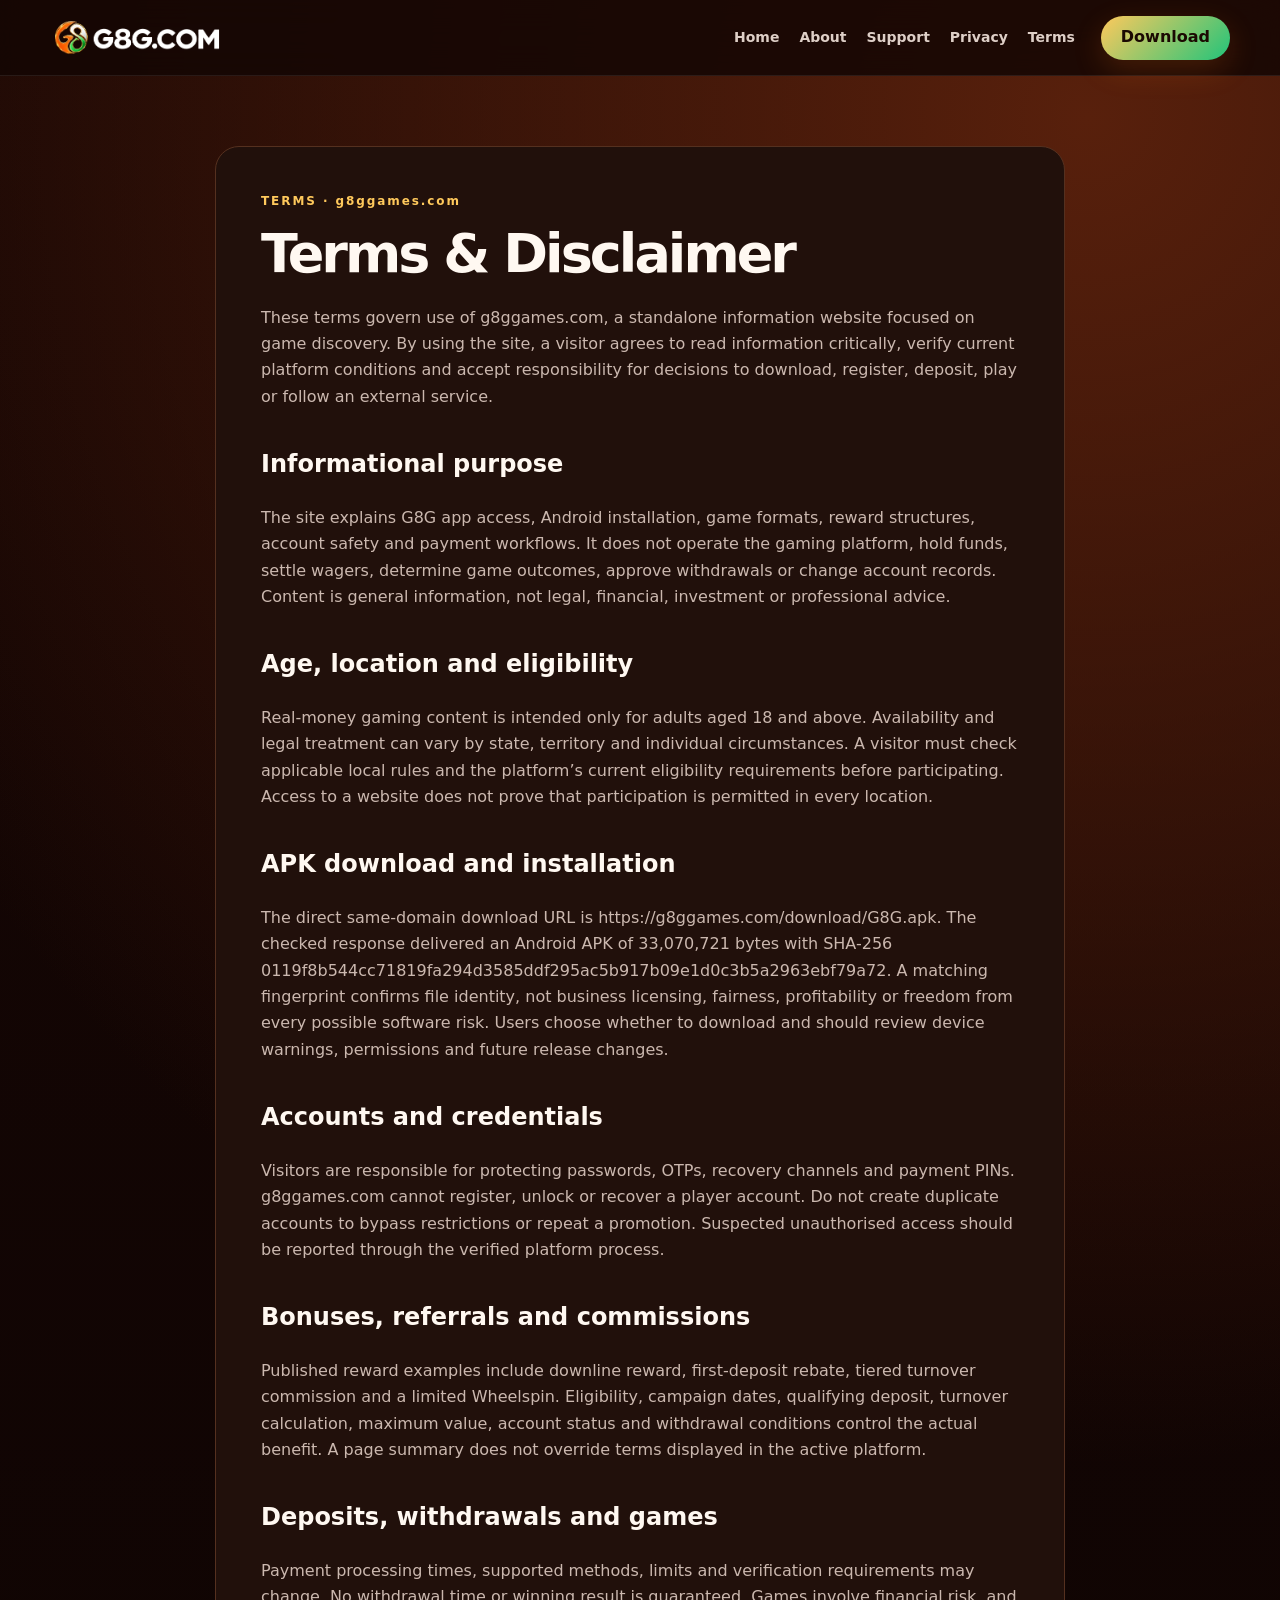
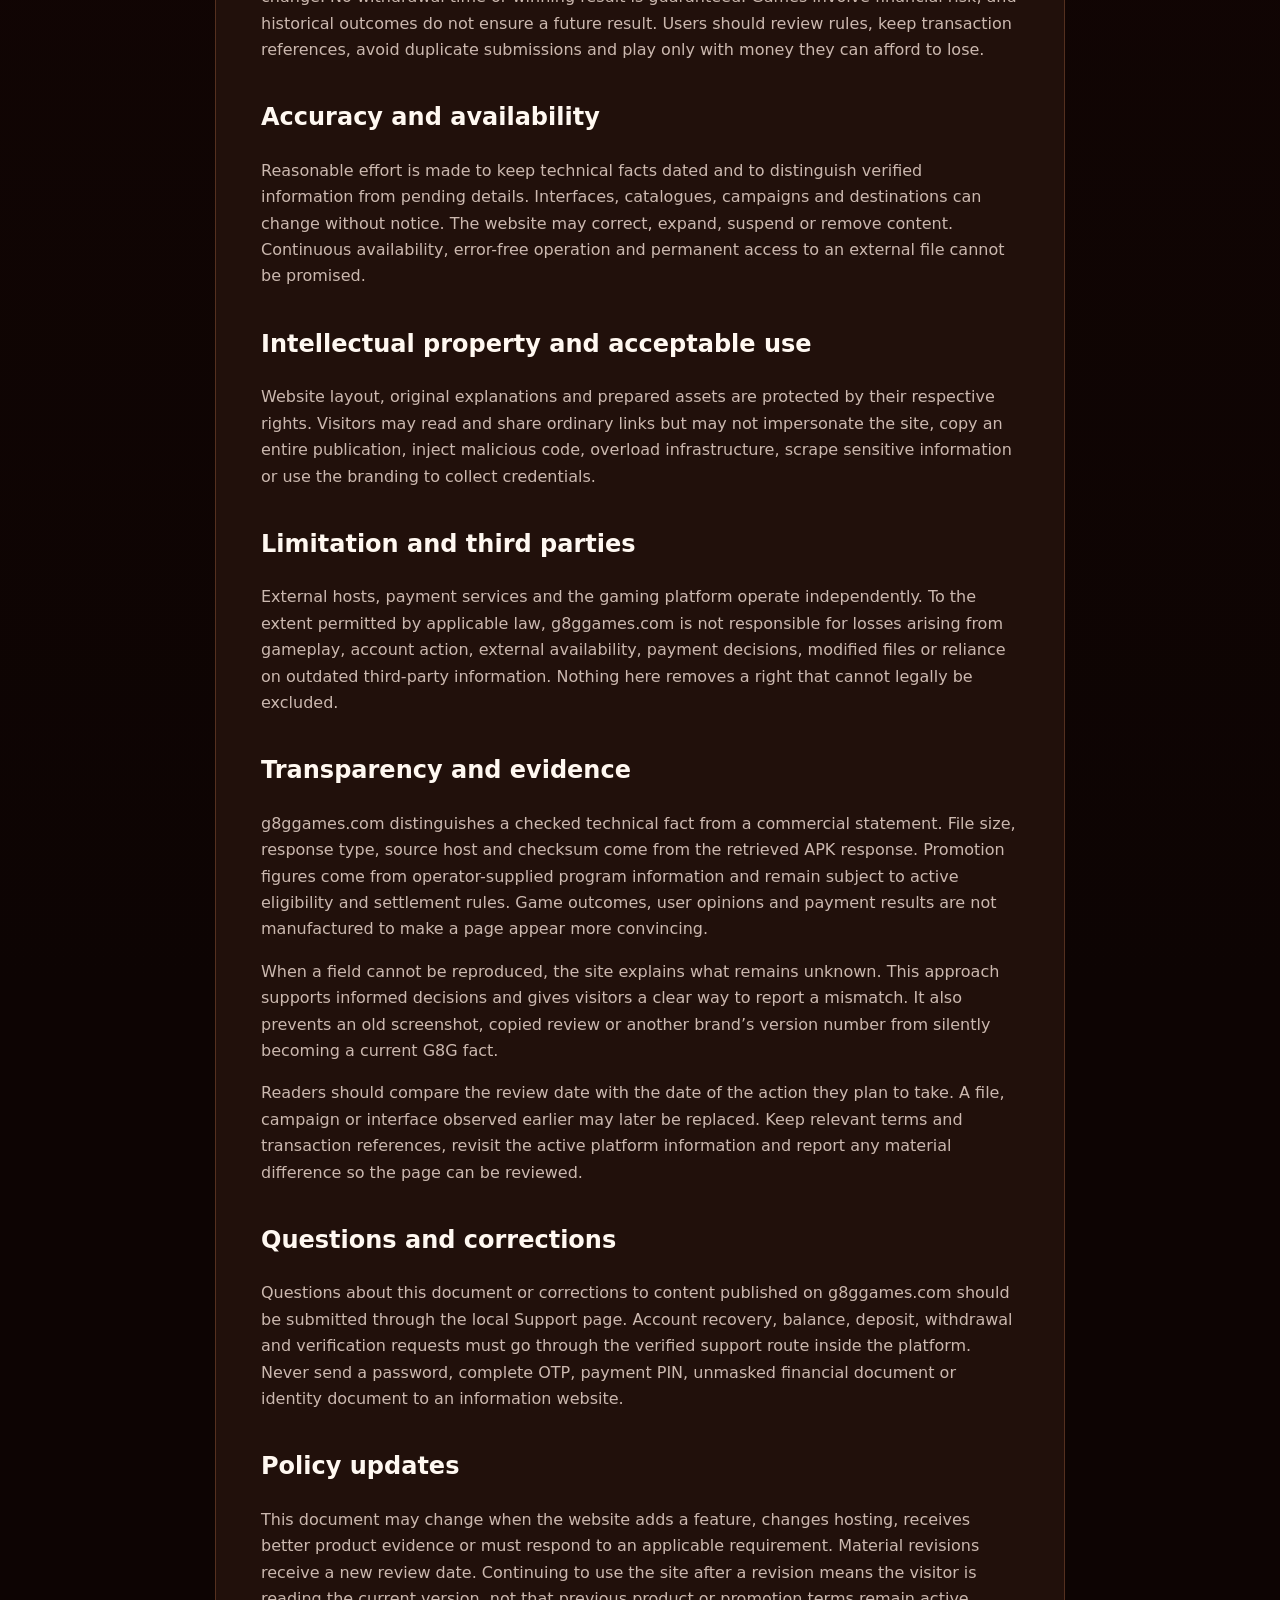
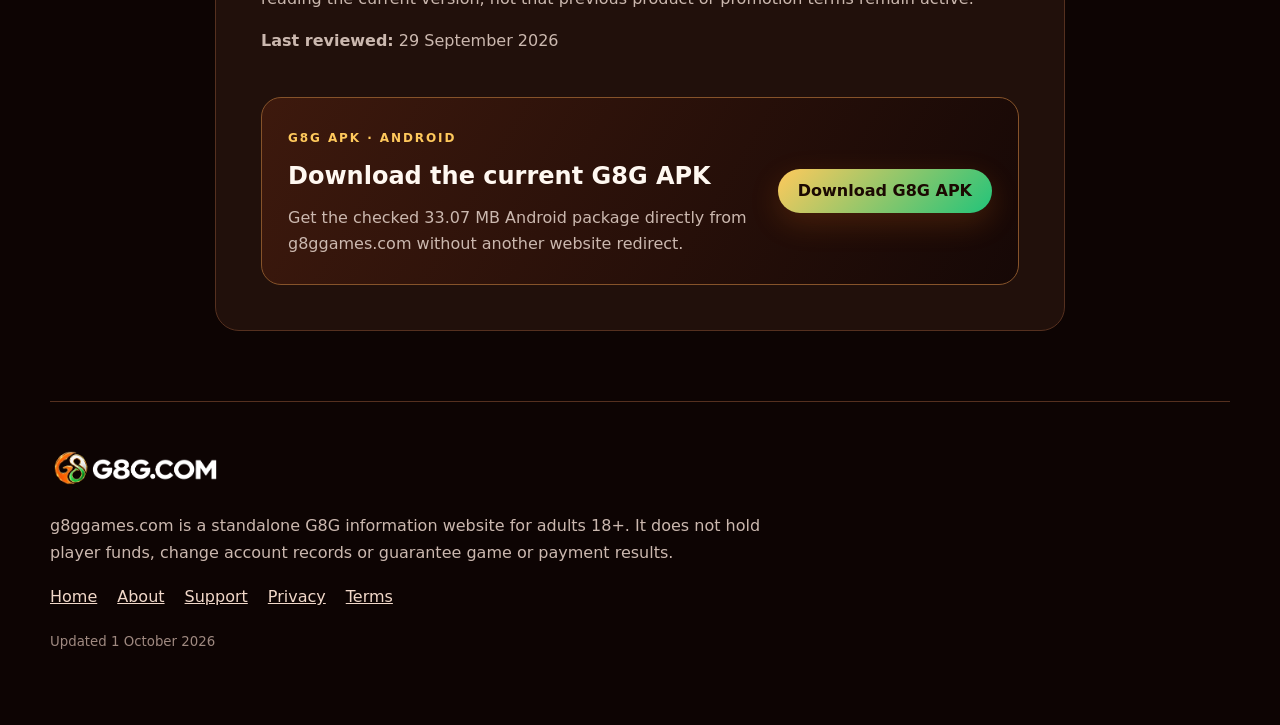
<file: terms/index.html>
<!doctype html><html lang="en-IN"><head><meta charset="utf-8"><meta name="viewport" content="width=device-width,initial-scale=1,viewport-fit=cover"><title>Terms, Conditions &amp; Disclaimer | g8ggames.com</title><meta name="description" content="Terms and disclaimer for using g8ggames.com, its G8G content, APK link, reward information and independent support material."><meta name="robots" content="index,follow,max-image-preview:large"><link rel="canonical" href="https://g8ggames.com/terms/"><link rel="icon" href="/favicon.ico" sizes="48x48"><link rel="icon" type="image/png" sizes="48x48" href="/assets/favicon-48.png"><link rel="apple-touch-icon" sizes="180x180" href="/assets/apple-touch-icon.png"><link rel="manifest" href="/site.webmanifest"><link rel="stylesheet" href="../assets/site.css"><style>:root{--accent:#22c47a}</style></head><body><header><a class="brand" href="../"><img src="../assets/logo-horizontal.webp" alt="G8G.COM"></a><nav><a href="../">Home</a><a href="../about/">About</a><a href="../support/">Support</a><a href="../privacy/">Privacy</a><a href="../terms/">Terms</a></nav><a class="pill" href="../download/G8G.apk" download="G8G.apk" aria-label="Download G8G APK">Download</a></header><main><section class="legal rich-legal"><div class="eyebrow">TERMS · g8ggames.com</div><h1>Terms & Disclaimer</h1><p>These terms govern use of g8ggames.com, a standalone information website focused on game discovery. By using the site, a visitor agrees to read information critically, verify current platform conditions and accept responsibility for decisions to download, register, deposit, play or follow an external service.</p>
    <h2>Informational purpose</h2><p>The site explains G8G app access, Android installation, game formats, reward structures, account safety and payment workflows. It does not operate the gaming platform, hold funds, settle wagers, determine game outcomes, approve withdrawals or change account records. Content is general information, not legal, financial, investment or professional advice.</p>
    <h2>Age, location and eligibility</h2><p>Real-money gaming content is intended only for adults aged 18 and above. Availability and legal treatment can vary by state, territory and individual circumstances. A visitor must check applicable local rules and the platform’s current eligibility requirements before participating. Access to a website does not prove that participation is permitted in every location.</p>
    <h2>APK download and installation</h2><p>The direct same-domain download URL is https://g8ggames.com/download/G8G.apk. The checked response delivered an Android APK of 33,070,721 bytes with SHA-256 0119f8b544cc71819fa294d3585ddf295ac5b917b09e1d0c3b5a2963ebf79a72. A matching fingerprint confirms file identity, not business licensing, fairness, profitability or freedom from every possible software risk. Users choose whether to download and should review device warnings, permissions and future release changes.</p>
    <h2>Accounts and credentials</h2><p>Visitors are responsible for protecting passwords, OTPs, recovery channels and payment PINs. g8ggames.com cannot register, unlock or recover a player account. Do not create duplicate accounts to bypass restrictions or repeat a promotion. Suspected unauthorised access should be reported through the verified platform process.</p>
    <h2>Bonuses, referrals and commissions</h2><p>Published reward examples include downline reward, first-deposit rebate, tiered turnover commission and a limited Wheelspin. Eligibility, campaign dates, qualifying deposit, turnover calculation, maximum value, account status and withdrawal conditions control the actual benefit. A page summary does not override terms displayed in the active platform.</p>
    <h2>Deposits, withdrawals and games</h2><p>Payment processing times, supported methods, limits and verification requirements may change. No withdrawal time or winning result is guaranteed. Games involve financial risk, and historical outcomes do not ensure a future result. Users should review rules, keep transaction references, avoid duplicate submissions and play only with money they can afford to lose.</p>
    <h2>Accuracy and availability</h2><p>Reasonable effort is made to keep technical facts dated and to distinguish verified information from pending details. Interfaces, catalogues, campaigns and destinations can change without notice. The website may correct, expand, suspend or remove content. Continuous availability, error-free operation and permanent access to an external file cannot be promised.</p>
    <h2>Intellectual property and acceptable use</h2><p>Website layout, original explanations and prepared assets are protected by their respective rights. Visitors may read and share ordinary links but may not impersonate the site, copy an entire publication, inject malicious code, overload infrastructure, scrape sensitive information or use the branding to collect credentials.</p>
    <h2>Limitation and third parties</h2><p>External hosts, payment services and the gaming platform operate independently. To the extent permitted by applicable law, g8ggames.com is not responsible for losses arising from gameplay, account action, external availability, payment decisions, modified files or reliance on outdated third-party information. Nothing here removes a right that cannot legally be excluded.</p><h2>Transparency and evidence</h2><p>g8ggames.com distinguishes a checked technical fact from a commercial statement. File size, response type, source host and checksum come from the retrieved APK response. Promotion figures come from operator-supplied program information and remain subject to active eligibility and settlement rules. Game outcomes, user opinions and payment results are not manufactured to make a page appear more convincing.</p><p>When a field cannot be reproduced, the site explains what remains unknown. This approach supports informed decisions and gives visitors a clear way to report a mismatch. It also prevents an old screenshot, copied review or another brand’s version number from silently becoming a current G8G fact.</p><p>Readers should compare the review date with the date of the action they plan to take. A file, campaign or interface observed earlier may later be replaced. Keep relevant terms and transaction references, revisit the active platform information and report any material difference so the page can be reviewed.</p><h2>Questions and corrections</h2><p>Questions about this document or corrections to content published on g8ggames.com should be submitted through the local Support page. Account recovery, balance, deposit, withdrawal and verification requests must go through the verified support route inside the platform. Never send a password, complete OTP, payment PIN, unmasked financial document or identity document to an information website.</p><h2>Policy updates</h2><p>This document may change when the website adds a feature, changes hosting, receives better product evidence or must respond to an applicable requirement. Material revisions receive a new review date. Continuing to use the site after a revision means the visitor is reading the current version, not that previous product or promotion terms remain active.</p><p><strong>Last reviewed:</strong> 29 September 2026</p><div class="inner-download-cta"><div><span class="kicker">G8G APK · ANDROID</span><h2>Download the current G8G APK</h2><p>Get the checked 33.07 MB Android package directly from g8ggames.com without another website redirect.</p></div><a class="primary" href="../download/G8G.apk" download="G8G.apk">Download G8G APK</a></div></section></main><aside class="mobile-download-bar" aria-label="Quick APK download"><div><strong>G8G APK</strong><span>33.07 MB · Android</span></div><a href="../download/G8G.apk" download="G8G.apk" aria-label="Download G8G APK">Download</a></aside><footer><img src="../assets/logo-horizontal.webp" alt="G8G.COM"><p>g8ggames.com is a standalone G8G information website for adults 18+. It does not hold player funds, change account records or guarantee game or payment results.</p><div><a href="../">Home</a><a href="../about/">About</a><a href="../support/">Support</a><a href="../privacy/">Privacy</a><a href="../terms/">Terms</a></div><small>Updated 1 October 2026</small></footer></body></html>
</file>
<file: assets/site.css>
@font-face{font-family:InterFallback;src:local(Arial)}
:root{--bg:#140604;--panel:#22100b;--panel2:#2d140c;--text:#fff8f1;--muted:#cbb8af;--line:#55301f;--accent:#ff7a18;--gold:#ffc95c}
*{box-sizing:border-box}html{scroll-behavior:smooth}body{margin:0;background:radial-gradient(circle at 85% 3%,#58200c 0,transparent 34%),linear-gradient(180deg,#160604,#0d0403 66%);color:var(--text);font-family:InterFallback,Inter,system-ui,-apple-system,sans-serif;line-height:1.65}a{color:inherit}header{height:76px;position:sticky;top:0;z-index:20;display:flex;align-items:center;gap:26px;padding:0 max(22px,calc((100vw - 1180px)/2));background:rgba(20,6,4,.86);backdrop-filter:blur(16px);border-bottom:1px solid rgba(255,255,255,.08)}.brand{display:flex;margin-right:auto}.brand img{width:174px;height:auto;display:block}nav{display:flex;gap:20px}nav a{text-decoration:none;color:#decfc7;font-size:14px;font-weight:700}.pill,.primary,.secondary{display:inline-flex;align-items:center;justify-content:center;min-height:44px;border-radius:999px;padding:0 20px;text-decoration:none;font-weight:850}.pill,.primary{color:#1b0902;background:linear-gradient(135deg,var(--gold),var(--accent));box-shadow:0 10px 30px rgba(255,122,24,.18)}.secondary{border:1px solid #805032;background:#27120c}.hero{max-width:1180px;margin:0 auto;padding:72px 0 54px;display:grid;grid-template-columns:minmax(0,1fr) 400px;gap:70px;align-items:center}.eyebrow,.kicker{font-size:12px;letter-spacing:.16em;font-weight:900;color:var(--gold)}h1{font-size:clamp(46px,7vw,82px);line-height:.98;letter-spacing:-.055em;margin:16px 0 24px;max-width:830px}.hero p{font-size:18px;color:var(--muted);max-width:720px}.app-icon{width:100%;height:auto;filter:drop-shadow(0 38px 40px rgba(0,0,0,.45))}.actions{display:flex;gap:12px;margin:30px 0 24px}.chips{display:flex;flex-wrap:wrap;gap:8px}.chips span{border:1px solid var(--line);background:#24100b;border-radius:999px;padding:6px 12px;color:#dbc7bd;font-size:12px}.trust{max-width:1180px;margin:0 auto 54px;display:grid;grid-template-columns:repeat(4,1fr);border:1px solid var(--line);border-radius:20px;overflow:hidden;background:rgba(41,16,9,.75)}.trust div{padding:21px;border-right:1px solid var(--line)}.trust div:last-child{border:0}.trust b,.trust span{display:block}.trust b{color:#fff}.trust span{font-size:13px;color:var(--muted)}.content,.faq,.download{max-width:1180px;margin:0 auto;padding:58px 0;border-top:1px solid rgba(255,255,255,.1)}.content h2,.faq h2,.download h2{font-size:clamp(30px,4vw,50px);line-height:1.06;letter-spacing:-.035em;margin:10px 0 18px}.content>p,.download p{max-width:900px;color:var(--muted);font-size:17px}.cards{max-width:1180px;margin:0 auto 60px;display:grid;grid-template-columns:repeat(4,1fr);gap:14px}.card{min-height:230px;padding:24px;border:1px solid var(--line);border-radius:20px;background:linear-gradient(145deg,#2c140d,#1b0b08)}.card span{display:block;color:var(--accent);font-weight:900}.card h3{font-size:20px;margin:40px 0 8px}.card p{color:var(--muted);font-size:14px}.download{padding:34px;border:1px solid #754126;border-radius:24px;background:linear-gradient(120deg,#3d190d,#20100c);display:flex;align-items:center;gap:28px;margin-bottom:60px}.download>div{margin-right:auto}.download h2{font-size:34px}.download button{flex:0 0 auto;border:1px solid #7c583f;color:#cbb8af;background:#29140d;border-radius:999px;padding:15px 20px;font-weight:800}.network{display:grid;grid-template-columns:repeat(3,1fr);gap:12px;margin-top:28px}.network a{display:block;text-decoration:none;padding:18px;border:1px solid var(--line);border-radius:16px;background:#21100b}.network b,.network small{display:block}.network b{color:var(--gold)}.network small{color:var(--muted)}details{border-top:1px solid var(--line);padding:18px 0}summary{font-weight:850;cursor:pointer}details p{color:var(--muted);max-width:850px}footer{max-width:1180px;margin:50px auto 0;padding:45px 0 70px;border-top:1px solid var(--line)}footer img{width:171px}footer p{max-width:740px;color:var(--muted)}footer div{display:flex;gap:20px;margin:18px 0}footer a{color:#f1d8c9}footer small{color:#9f8980}.legal{max-width:850px;margin:70px auto;padding:45px;border:1px solid var(--line);border-radius:24px;background:#21100b}.legal h1{font-size:54px}.legal h2{margin-top:35px}.legal p{color:var(--muted)}
@media(max-width:900px){header nav{display:none}.hero{padding:52px 22px 40px;grid-template-columns:1fr}.app-icon{width:260px;grid-row:1}.trust,.content,.faq{margin-left:22px;margin-right:22px}.cards{padding:0 22px;grid-template-columns:1fr 1fr}.download{margin:0 22px 50px}.network{grid-template-columns:1fr 1fr}footer{margin:40px 22px 0}.legal{margin:35px 20px}.legal h1{font-size:42px}}
@media(max-width:560px){header{height:66px;padding:0 14px}.brand img{width:142px}.pill{font-size:12px;padding:0 14px}.hero{gap:20px}.hero h1{font-size:48px}.hero p{font-size:16px}.actions{flex-direction:column}.trust{grid-template-columns:1fr 1fr}.trust div:nth-child(2){border-right:0}.trust div:nth-child(-n+2){border-bottom:1px solid var(--line)}.cards{grid-template-columns:1fr}.card{min-height:180px}.download{display:block}.download button{width:100%;margin-top:18px}.network{grid-template-columns:1fr}.content,.faq{padding:42px 0}.legal{padding:28px}.legal h1{font-size:38px}}
@media(prefers-reduced-motion:no-preference){.card,.network a{transition:transform .18s,border-color .18s}.card:hover,.network a:hover{transform:translateY(-3px);border-color:var(--accent)}}
.deep>p{max-width:920px}.steps{list-style:none;padding:0;margin:34px 0 0;display:grid;grid-template-columns:1fr 1fr;gap:12px}.steps li{display:flex;gap:18px;padding:22px;border:1px solid var(--line);border-radius:18px;background:rgba(38,15,10,.8)}.steps li:last-child:nth-child(odd){grid-column:1/-1}.steps li>span{display:grid;place-items:center;flex:0 0 36px;height:36px;border-radius:50%;background:var(--accent);color:#1a0803;font-weight:950}.steps h3{margin:1px 0 6px;font-size:18px}.steps p{margin:0;color:var(--muted);font-size:14px}.evidence{max-width:1180px;margin:0 auto;padding:58px 0;border-top:1px solid rgba(255,255,255,.1);display:grid;grid-template-columns:.85fr 1.15fr;gap:54px;align-items:start}.evidence h2{font-size:clamp(30px,4vw,50px);line-height:1.06;margin:10px 0 18px}.evidence p{color:var(--muted)}.table-wrap{overflow:hidden;border:1px solid var(--line);border-radius:18px;background:#21100b}table{width:100%;border-collapse:collapse}th,td{text-align:left;padding:17px 18px;border-bottom:1px solid var(--line);vertical-align:top}tr:last-child th,tr:last-child td{border:0}th{width:42%;color:#f8dcc8;font-size:14px}td{color:var(--muted);font-size:14px}
@media(max-width:900px){.evidence{margin-left:22px;margin-right:22px;grid-template-columns:1fr;gap:24px}}
@media(max-width:560px){.evidence{padding:42px 0}.steps{grid-template-columns:1fr}.steps li:last-child:nth-child(odd){grid-column:auto}.steps li{padding:18px}.table-wrap{overflow-x:auto}th,td{padding:14px 12px}}
.product{display:grid;grid-template-columns:1fr .85fr;gap:50px;align-items:start}.product>.kicker,.product>h2{grid-column:1}.product>p{grid-column:1}.product .app-table{grid-column:2;grid-row:1/5;border:1px solid var(--line);border-radius:20px;overflow:hidden;background:#21100b}.feature-section,.journey,.split,.closing{max-width:1180px;margin:0 auto 60px}.feature-section{padding-top:58px;border-top:1px solid rgba(255,255,255,.1)}.feature-section>h2,.journey h2,.split h2,.closing h2{font-size:clamp(30px,4vw,50px);line-height:1.06;letter-spacing:-.035em;margin:10px 0 24px}.feature-grid{display:grid;grid-template-columns:repeat(3,1fr);gap:12px}.feature{padding:24px;border:1px solid var(--line);border-radius:18px;background:linear-gradient(145deg,#2b130c,#190a07)}.feature>span{display:grid;place-items:center;width:34px;height:34px;border-radius:50%;background:var(--accent);color:#1a0803;font-weight:950}.feature h3{margin:22px 0 8px}.feature p,.journey p,.journey li span,.split p,.closing p{color:var(--muted)}.category-row{display:flex;flex-wrap:wrap;gap:9px;margin-top:26px}.category-row span{padding:10px 15px;border-radius:999px;border:1px solid var(--line);background:#24100b;color:#efd9cb;font-weight:750;font-size:13px}.journey{padding:38px;border:1px solid var(--line);border-radius:24px;background:linear-gradient(125deg,#32150d,#190a07);display:grid;grid-template-columns:.8fr 1.2fr;gap:42px}.journey ol{list-style:none;padding:0;margin:0;display:grid;gap:10px}.journey li{display:grid;grid-template-columns:130px 1fr;gap:15px;padding:14px 0;border-bottom:1px solid var(--line)}.journey li:last-child{border:0}.journey b{color:var(--gold)}.split{display:grid;grid-template-columns:1fr 1fr;gap:14px}.split article{padding:34px;border:1px solid var(--line);border-radius:22px;background:#21100b}.split h2{font-size:32px}.closing{padding:38px;border-radius:24px;background:linear-gradient(120deg,var(--accent),#ffbe4f);color:#210a03;display:flex;gap:30px;align-items:center}.closing>div{margin-right:auto}.closing .kicker,.closing p{color:#321207}.closing .primary{background:#1c0804;color:#fff;box-shadow:none;flex:0 0 auto}
@media(max-width:900px){.product{grid-template-columns:1fr}.product>.kicker,.product>h2,.product>p,.product .app-table{grid-column:auto;grid-row:auto}.feature-section,.journey,.split,.closing{margin-left:22px;margin-right:22px}.feature-grid{grid-template-columns:1fr 1fr}.journey{grid-template-columns:1fr}}
@media(max-width:560px){.feature-grid,.split{grid-template-columns:1fr}.journey{padding:24px}.journey li{grid-template-columns:1fr;gap:4px}.closing{display:block}.closing .primary{width:100%;margin-top:18px}}
.promo{max-width:1180px;margin:0 auto 60px;padding:42px;border:1px solid #815026;border-radius:26px;background:radial-gradient(circle at 90% 0,#673010 0,transparent 38%),linear-gradient(135deg,#35160c,#1b0b08)}.promo>div:first-child{max-width:850px}.promo h2{font-size:clamp(32px,4vw,52px);line-height:1.04;margin:10px 0 18px}.promo>div>p,.promo article p,.fineprint{color:var(--muted)}.promo-grid{display:grid;grid-template-columns:repeat(4,1fr);gap:12px;margin:30px 0 18px}.promo article{padding:22px;border:1px solid var(--line);border-radius:18px;background:rgba(20,6,4,.72)}.promo article b{font-size:26px;color:var(--gold)}.promo article h3{margin:10px 0 8px}.promo article p{font-size:14px}.fineprint{font-size:13px;margin:18px 0 0}
@media(max-width:900px){.promo{margin-left:22px;margin-right:22px}.promo-grid{grid-template-columns:1fr 1fr}}
@media(max-width:560px){.promo{padding:25px}.promo-grid{grid-template-columns:1fr}}
code,.card p,td{overflow-wrap:anywhere}code{font-size:12px;color:#ffe2ad}
.intent-grid{display:grid;grid-template-columns:repeat(3,1fr);gap:12px;margin:28px 0}.intent-grid article{padding:22px;border:1px solid var(--line);border-radius:18px;background:#21100b}.intent-grid h3{margin:0 0 10px;color:var(--gold)}.intent-grid p{margin:0;color:var(--muted);font-size:14px;line-height:1.8}
@media(max-width:760px){.intent-grid{grid-template-columns:1fr}}
.quick-download{max-width:1180px;margin:0 auto 58px;padding:28px 32px;border:1px solid #86532a;border-radius:22px;background:linear-gradient(120deg,#3d190d,#21100b);display:flex;align-items:center;gap:28px}.quick-download>div{margin-right:auto}.quick-download h2{font-size:clamp(26px,3vw,40px);line-height:1.08;margin:7px 0}.quick-download p{margin:0;color:var(--muted)}.market-section{max-width:1180px;margin:0 auto 60px;padding:42px;border:1px solid var(--line);border-radius:26px;background:radial-gradient(circle at 100% 0,#563014 0,transparent 40%),#21100b;display:grid;grid-template-columns:1.25fr .75fr;gap:44px}.market-section h2{font-size:clamp(32px,4vw,52px);line-height:1.04;margin:10px 0 20px}.market-section p{color:var(--muted)}.market-points{display:grid;grid-template-columns:1fr 1fr;gap:10px;align-content:start}.market-points span{padding:15px;border:1px solid var(--line);border-radius:14px;background:rgba(20,6,4,.7);font-weight:800;color:#f5d8c3}
@media(max-width:900px){.quick-download,.market-section{margin-left:22px;margin-right:22px}.market-section{grid-template-columns:1fr}}
@media(max-width:560px){.quick-download{display:block;padding:24px}.quick-download .primary{width:100%;margin-top:18px}.market-section{padding:25px}.market-points{grid-template-columns:1fr 1fr}}
.release-badge{display:inline-flex;margin-bottom:12px;padding:8px 13px;border:1px solid #94602c;border-radius:999px;background:rgba(43,18,10,.85);color:var(--gold);font-size:12px;font-weight:900;letter-spacing:.08em}

/* Mobile hardening: prevent horizontal overflow and keep every CTA tappable. */
html,body{max-width:100%;overflow-x:hidden}img{max-width:100%}
@media(max-width:560px){header{height:64px;padding:0 14px;gap:10px}.brand img{width:118px}.pill{min-height:42px;font-size:13px;padding:0 15px;white-space:nowrap}.hero{gap:18px;padding:32px 16px 34px}.hero h1{font-size:clamp(36px,12vw,48px);line-height:1.02;letter-spacing:-.045em;overflow-wrap:anywhere}.app-icon{width:200px}.actions a{width:100%}.trust,.content,.faq{margin-left:16px;margin-right:16px}.trust div{padding:16px}.cards{padding-left:16px;padding-right:16px}.download,.quick-download,.market-section,.feature-section,.journey,.split,.closing,.promo,.evidence{margin-left:16px;margin-right:16px}.download{padding:24px}.download .primary{width:100%;margin-top:18px}.legal{margin:24px 16px;padding:24px}.legal h1{font-size:clamp(32px,10vw,38px);overflow-wrap:anywhere}.journey{padding:24px}.closing{padding:26px}.promo,.market-section{padding:24px}footer{margin-left:16px;margin-right:16px}footer div{flex-wrap:wrap;gap:12px 18px}}
@media(max-width:360px){.brand img{width:104px}.pill{padding:0 12px}.hero h1{font-size:35px}.trust{grid-template-columns:1fr}.trust div{border-right:0;border-bottom:1px solid var(--line)}.trust div:last-child{border-bottom:0}.market-points{grid-template-columns:1fr}}

/* Download access on every page. */
.inner-download-cta{margin-top:42px;padding:26px;border:1px solid #86532a;border-radius:20px;background:linear-gradient(120deg,#3d190d,#160806);display:flex;align-items:center;gap:24px}.inner-download-cta>div{margin-right:auto}.inner-download-cta h2{margin:7px 0 8px}.inner-download-cta p{margin:0;max-width:580px}.inner-download-cta .primary{flex:0 0 auto}.mobile-download-bar{display:none}
@media(max-width:560px){body{padding-bottom:calc(82px + env(safe-area-inset-bottom))}.inner-download-cta{display:block;margin-top:32px;padding:22px}.inner-download-cta .primary{width:100%;margin-top:18px}.mobile-download-bar{position:fixed;z-index:40;left:10px;right:10px;bottom:calc(8px + env(safe-area-inset-bottom));display:flex;align-items:center;gap:12px;padding:10px 10px 10px 14px;border:1px solid #966036;border-radius:18px;background:rgba(28,9,5,.96);box-shadow:0 12px 40px rgba(0,0,0,.55);backdrop-filter:blur(14px)}.mobile-download-bar>div{display:grid;min-width:0;margin-right:auto;line-height:1.2}.mobile-download-bar strong{font-size:14px;color:#fff}.mobile-download-bar span{font-size:11px;color:var(--muted)}.mobile-download-bar>a{display:inline-flex;align-items:center;justify-content:center;min-height:48px;padding:0 20px;border-radius:14px;background:linear-gradient(135deg,var(--gold),var(--accent));color:#1b0902;text-decoration:none;font-weight:950;white-space:nowrap}}
@media(max-width:360px){.mobile-download-bar{left:7px;right:7px}.mobile-download-bar>a{padding:0 15px}}

.promo-thumbnail{max-width:1180px;margin:0 auto 60px;overflow:hidden;border:1px solid #87532a;border-radius:26px;background:#21100b}.promo-thumbnail>img{display:block;width:100%;height:auto;aspect-ratio:1200/630;object-fit:cover}.promo-thumbnail>div{display:flex;align-items:center;gap:20px;padding:26px 30px}.promo-thumbnail h2{font-size:clamp(26px,3vw,40px);line-height:1.08;margin:5px auto 5px 0}.promo-thumbnail p{max-width:520px;margin:0;color:var(--muted)}.promo-thumbnail .primary{flex:0 0 auto;margin-left:auto}
@media(max-width:760px){.promo-thumbnail{margin-left:16px;margin-right:16px}.promo-thumbnail>div{display:block;padding:22px}.promo-thumbnail .primary{width:100%;margin:18px 0 0}}
</file>
